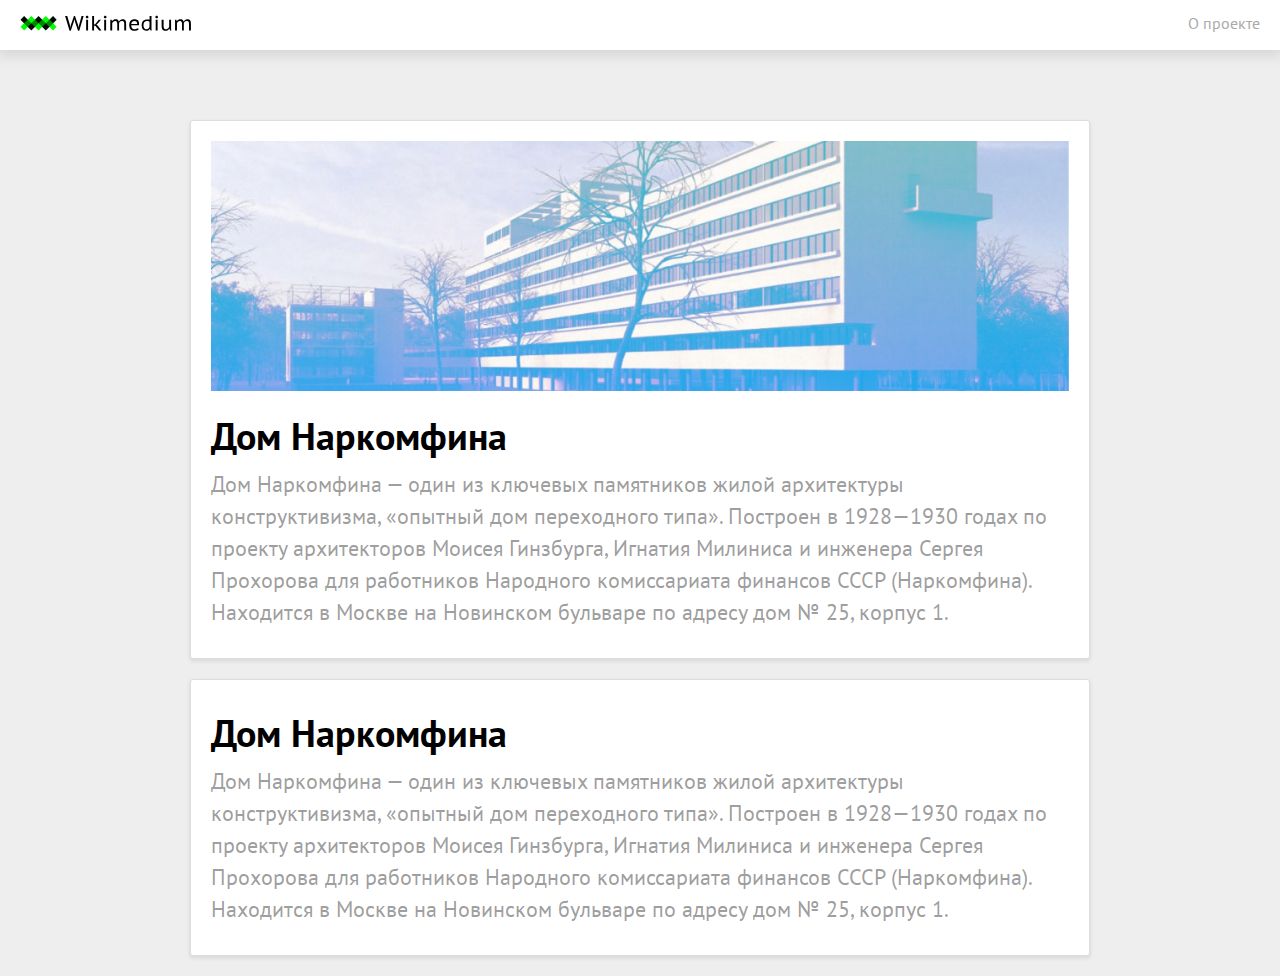
<file: index.html>
<!DOCTYPE html>
<html lang="en" dir="ltr">
  <head>
    <meta name="viewport" content="width=device-width">
    <meta property="og:type" content="article">
    <meta property="og:url" content="m1d45.github.io">
    <meta property="og:title" content="Wikimedium">
    <meta property="og:description" content="Учебный проект по HTML/CSS">
    <meta property="og:image" content="https://m1d45.github.io/Wikimedium_b20dz06a/images/narkomfin%201.jpg">
    <link rel="icon" type="image/x-icon" href="images/favicon.ico" />
    <link rel="icon" type="image/png" href="images/favicon.png" />
    <meta charset="utf-8">
    <link rel="stylesheet" href="stylesheets/style.css">

    <title>Wikimedium</title>
    <style media="screen">
      body {
        background: #eee;
      }
    </style>
  </head>
  <body>
    <div class="menubar">
      <a href="index.html"><img src="images/logo.svg" alt=""></a>
      <a href="about.html">О проекте</a>
    </div>

    <div class="index_item">
      <img src="images/narkomfin 1.jpg" alt="Наркомфин">
      <h1>Дом Наркомфина</h1>
      <p>Дом Наркомфина — один из ключевых памятников жилой архитектуры конструктивизма, «опытный дом переходного типа». Построен в 1928—1930 годах по проекту архитекторов Моисея Гинзбурга, Игнатия Милиниса и инженера Сергея Прохорова для работников Народного комиссариата финансов СССР (Наркомфина). Находится в Москве на Новинском бульваре по адресу дом № 25, корпус 1.</p>
      <a href="narkomfin.html"></a>
    </div>
    <div class="index_item">
      <h1>Дом Наркомфина</h1>
      <p>Дом Наркомфина — один из ключевых памятников жилой архитектуры конструктивизма, «опытный дом переходного типа». Построен в 1928—1930 годах по проекту архитекторов Моисея Гинзбурга, Игнатия Милиниса и инженера Сергея Прохорова для работников Народного комиссариата финансов СССР (Наркомфина). Находится в Москве на Новинском бульваре по адресу дом № 25, корпус 1.</p>
      <a href="narkomfin.html"></a>
    </div>
  </body>
</html>
</file>
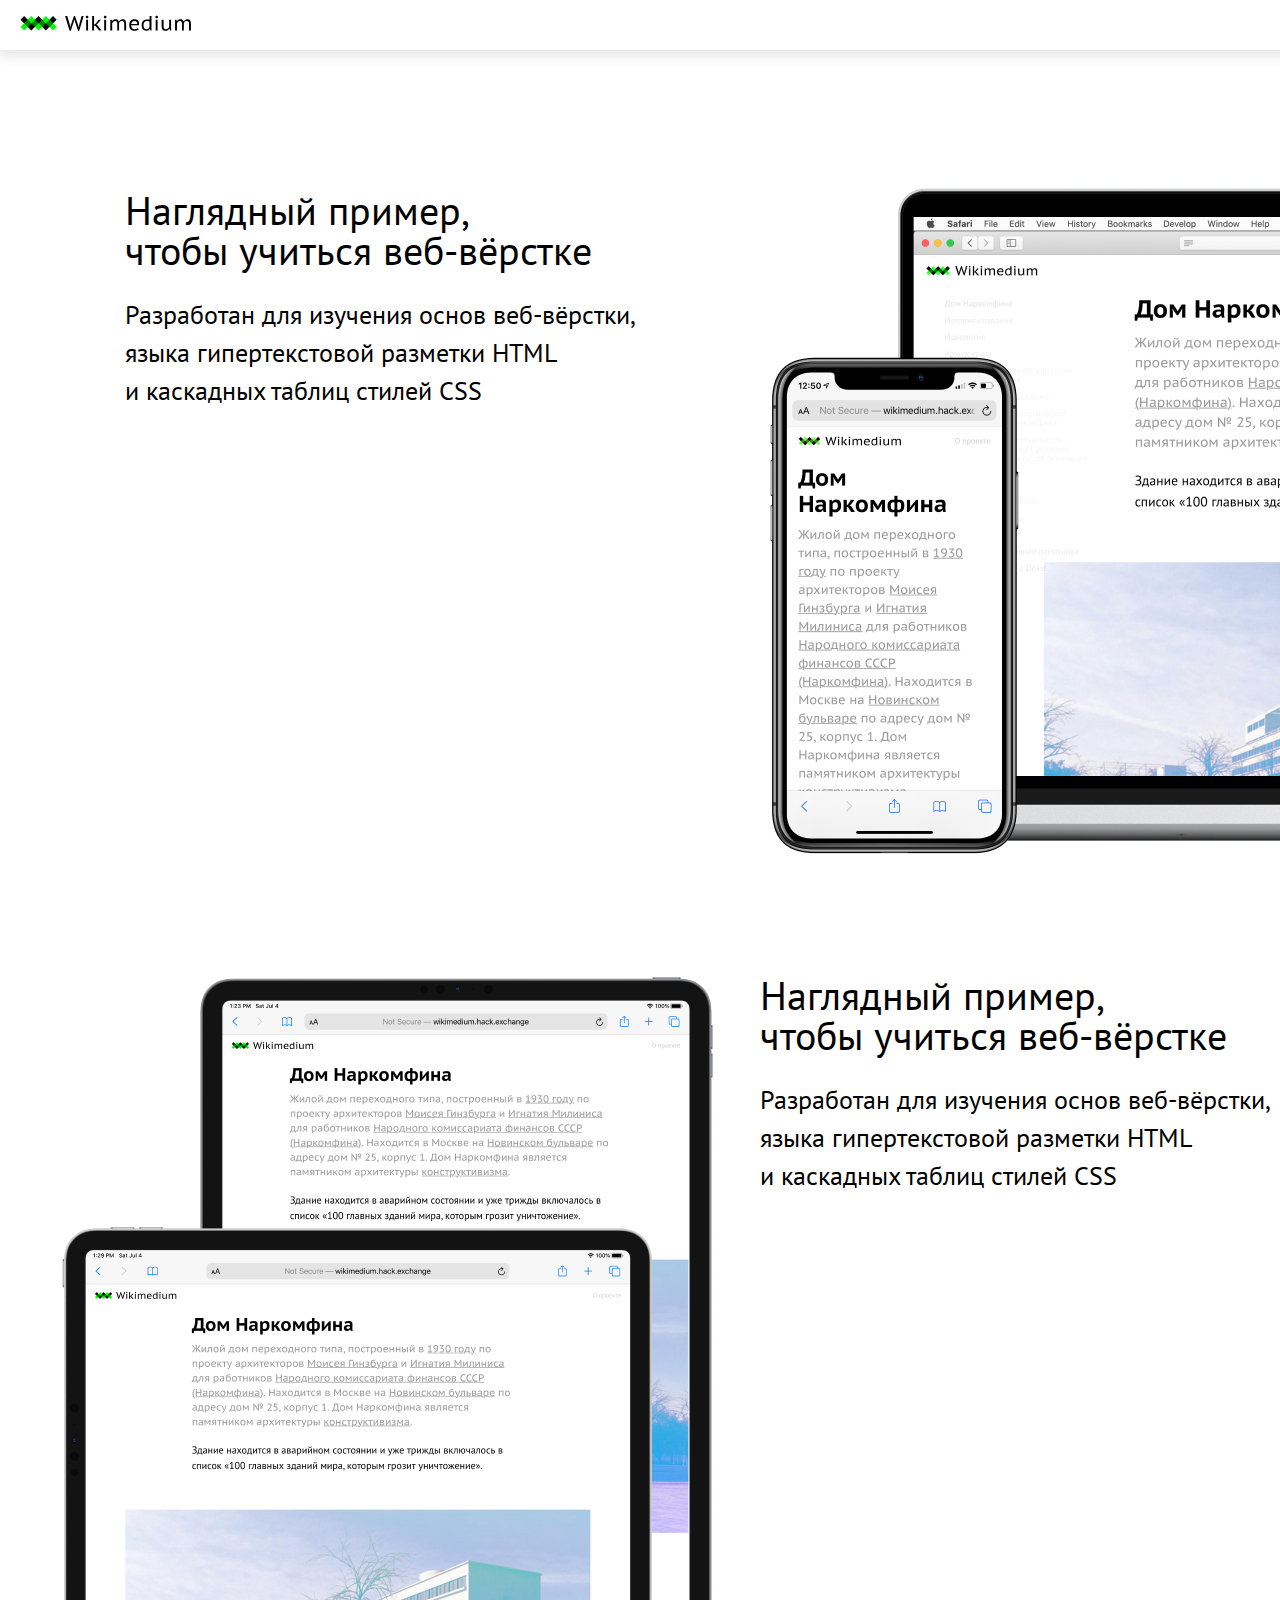
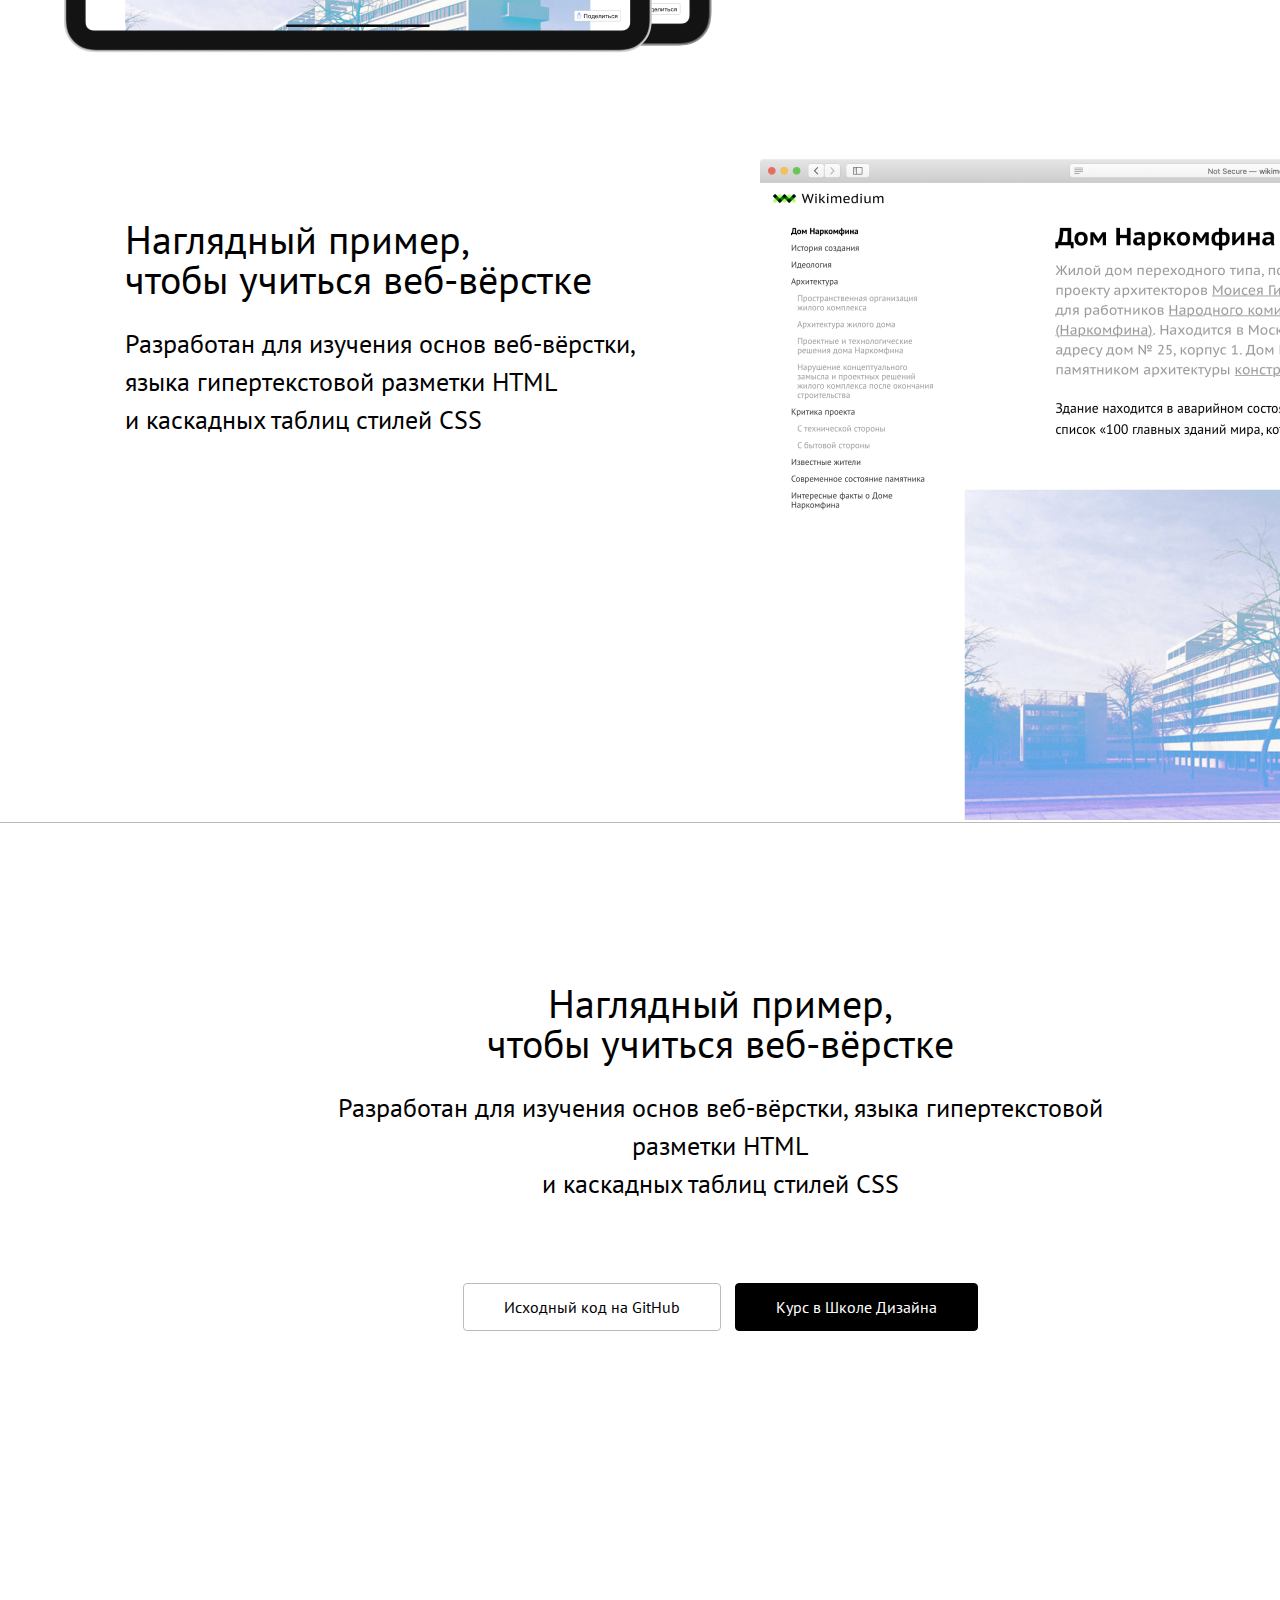
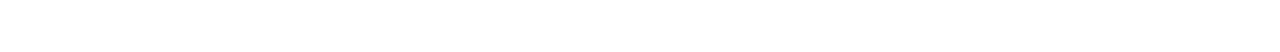
<file: about.html>
<!DOCTYPE html>
<html lang="en" dir="ltr">
  <head>
    <meta charset="utf-8">
    <link rel="stylesheet" href="stylesheets/style.css">
    <link rel="icon" type="image/x-icon" href="images/favicon.ico" />
    <link rel="icon" type="image/png" href="images/favicon.png" />
    <title></title>
    <style media="screen">
      body {
        width: 1440px;
        margin: 0 auto;
        background: white;
        height: 3252px;
        display: block;
        position: relative;
      }
      body::before {
        content: "";
        position: absolute;
        left: 0;
        top: 0;
        right: 0;
        /* background: url('images/1440.jpg'); */
        height: 100%;
        display: block;
        opacity: .2;
      }
      html {
        background: #bbb;
        position: relative;
        height: 100%;
      }
      section {
        display: flex;
        justify-content: space-between;
        padding-top: 80px;
      }
      section div {
        width: 50%;
        overflow: hidden;
        padding-left: 40px;
      }
      section h1,
      section p {
        width: 510px;
        margin: 0 auto;
      }
      section h1,
      .bottom_block h1 {
        font-size: 40px;
        margin-top: 60px;
        margin-bottom: 26px;
      }
      section p,
      .bottom_block p {
        font-size: 26px;
        line-height: 38px;
      }
      section div:nth-of-type(2) h1,
      section div:nth-of-type(2) p {
        margin-left: 0;
      }
      section div:nth-of-type(2) h1 {
        margin-top: 20px;
      }
      .bottom_block p,
      .bottom_block h1 {
        width: 800px;
        margin-left: auto;
        margin-right: auto;
      }
      .bottom_block {
        text-align: center;
        padding-top: 100px;
        border-top: 1px solid #bbb;
      }
      .btn {
        text-decoration: none;
        border: 1px solid #bbb;
        padding: 15px 40px;
        background: white;
        border-radius: 4px;
        display: inline-block;
        margin: 80px 5px 0;
      }
      .btn-black {
        color: white;
        background: black;
        border-color: black;
      }
    </style>
  </head>
  <body>
    <div class="menubar">
      <a href="index.html"><img src="images/logo.svg" alt=""></a>
      <a href="about.html">О проекте</a>
    </div>
    <section>
      <div>
        <h1>Наглядный пример,<br> чтобы учиться веб-вёрстке</h1>
        <p>Разработан для изучения основ веб-вёрстки, языка гипертекстовой разметки HTML и&nbsp;каскадных таблиц стилей CSS</p>
      </div>
      <div>
        <img src="images/about1.png" alt="">
      </div>
    </section>

    <section>
      <div>
        <img src="images/about2.png" alt="">
      </div>
      <div>
        <h1>Наглядный пример,<br> чтобы учиться веб-вёрстке</h1>
        <p>Разработан для изучения основ веб-вёрстки, языка гипертекстовой разметки HTML и&nbsp;каскадных таблиц стилей CSS</p>
      </div>
    </section>

    <section>
      <div>
        <h1>Наглядный пример,<br> чтобы учиться веб-вёрстке</h1>
        <p>Разработан для изучения основ веб-вёрстки, языка гипертекстовой разметки HTML и&nbsp;каскадных таблиц стилей CSS</p>
      </div>
      <div>
        <img src="images/about3.png" alt="">
      </div>
    </section>

    <div class="bottom_block">
      <h1>Наглядный пример,<br> чтобы учиться веб-вёрстке</h1>
      <p>Разработан для изучения основ веб-вёрстки, языка гипертекстовой разметки HTML <br> и&nbsp;каскадных таблиц стилей CSS</p>
      <a class="btn" href="#">Исходный код на GitHub</a>
      <a class="btn btn-black" href="#">Курс в Школе Дизайна</a>
    </div>

  </body>
</html>
</file>
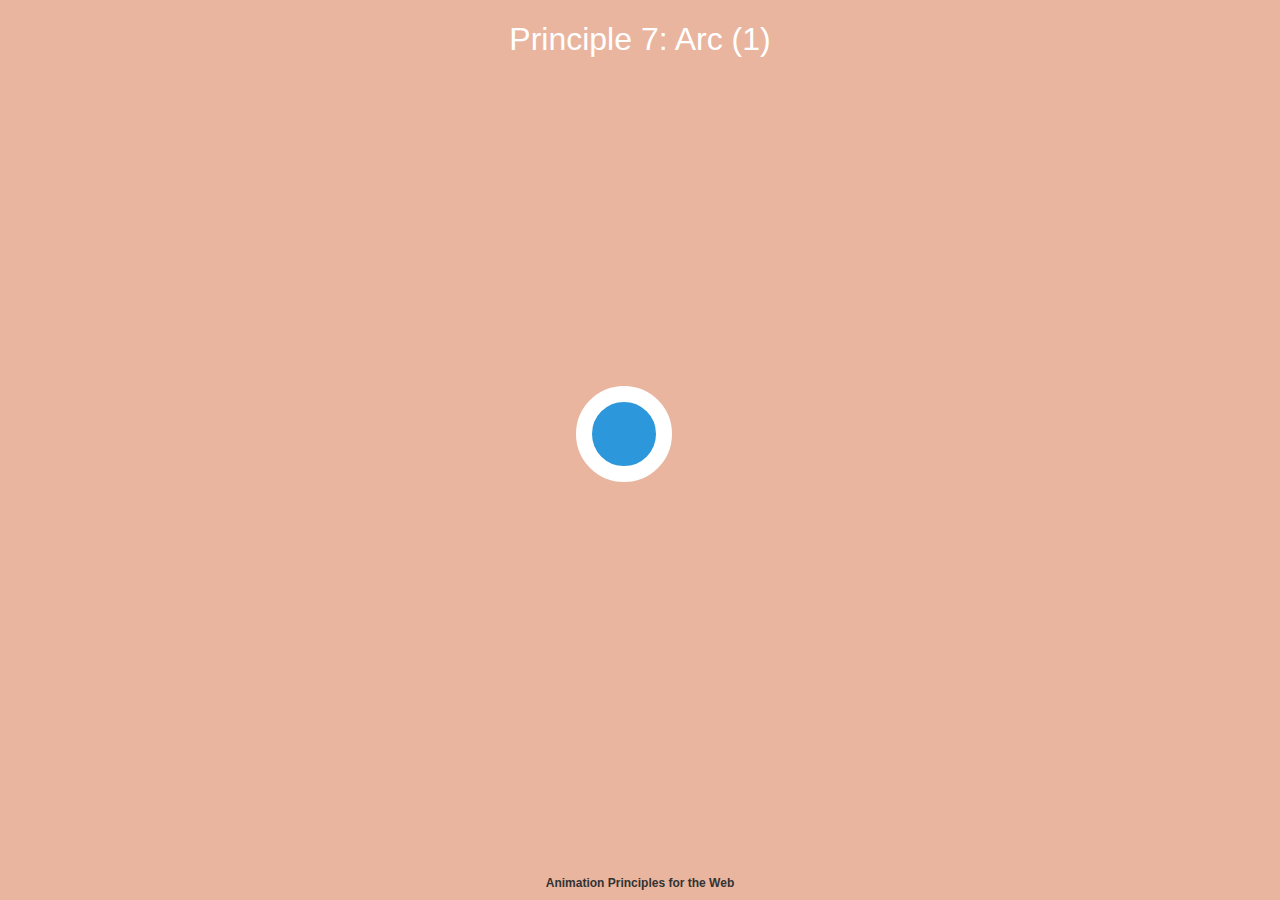
<file: animation-2.html>
<!DOCTYPE html>
<html lang="en" dir="ltr">
  <head>
    <meta charset="utf-8">
    <title></title>
    <style media="screen">
      /******* SEVEN A (Arc) *******/
      .sevena .shape-container {
        animation: move-right 16s infinite cubic-bezier(.37,.55,.49,.67);
        position: absolute;
        left: calc(50% - 4em);
        top: calc(50% - 4em);

      }
      .sevena:hover .shape/* ,
      .sevena:hover .shape-container*/ { 
        animation-play-state: paused;
      }
      .sevena .shape {
        animation: bounce 16s infinite linear;
        border-radius: 50%;
        position: relative;
        left: auto;
        top: auto;
      }

      @keyframes move-right {
        0% {
          transform: translateX(20em);
          opacity: 1;
        }
        80% {
          opacity: 1;
        }
        90%, 100% {
          transform: translateX(-20em);
          opacity: 0;
        }
      }

      @keyframes bounce {
        0% {
          transform: translateY(-8em);
          animation-timing-function: cubic-bezier(.51,.01,.79,.02);
        }
        15% {
          transform: translateY(8em) scaleY(1.4) scaleX(.6);
          animation-timing-function: cubic-bezier(.19,1,.7,1);
        }
        16% {
          transform: translateY(8em) scaleY(.8) scaleX(1.2);
        }
        17% {
          transform: translateY(7em) scaleY(1) scaleX(1);
        }
        18% {
          transform: translateY(8em);
        }
        /* 25% {
          transform: translateY(-4em);
          animation-timing-function: cubic-bezier(.51,.01,.79,.02);
        }
        32.5% {
          transform: translateY(8em);
          animation-timing-function: cubic-bezier(.19,1,.7,1);
        }
        40% {
          transform: translateY(0em);
          animation-timing-function: cubic-bezier(.51,.01,.79,.02);
        }
        45% {
          transform: translateY(8em);
          animation-timing-function: cubic-bezier(.19,1,.7,1);
        }
        50% {
          transform: translateY(3em);
          animation-timing-function: cubic-bezier(.51,.01,.79,.02);
        }
        56% {
          transform: translateY(8em);
          animation-timing-function: cubic-bezier(.19,1,.7,1);
        }
        60% {
          transform: translateY(6em);
          animation-timing-function: cubic-bezier(.51,.01,.79,.02);
        }
        64% {
          transform: translateY(8em);
          animation-timing-function: cubic-bezier(.19,1,.7,1);
        }
        66% {
          transform: translateY(7.5em);
          animation-timing-function: cubic-bezier(.51,.01,.79,.02);
        } */
        70%, 100% {
          transform: translateY(8em);
          animation-timing-function: cubic-bezier(.19,1,.7,1);
        }
      }

      /* General styling */
      body {
        margin: 0;
        background: #e9b59f;
        font-family: HelveticaNeue, Arial, Sans-serif;
        color: #fff;
      }

      h1 {
        position: absolute;
        top: 0;
        left: 0;
        right: 0;
        text-align: center;
        font-weight: 300;
      }

      h2 {
        font-size: 0.75em;
        position: absolute;
        bottom: 0;
        left: 0;
        right: 0;
        text-align: center;
      }

      a {
        text-decoration: none;
        color: #333;
      }

      .principle {
        width: 100%;
        height: 100vh;
        position: relative;
      }

      .shape {
        background: #2d97db;
        border: 1em solid #fff;
        width: 4em;
        height: 4em;
        position: absolute;
        top: calc(50% - 2em);
        left: calc(50% - 2em);
      }
    </style>
  </head>
  <body>
    <h1>Principle 7: Arc (1)</h1>
    <h2><a href="https://cssanimation.rocks/principles/" target="_parent">Animation Principles for the Web</h2>
    <article class="principle sevena">
        <div class="shape-container">
          <div class="shape a"></div>
        </div>
      </article>
  </body>
</html>
</file>
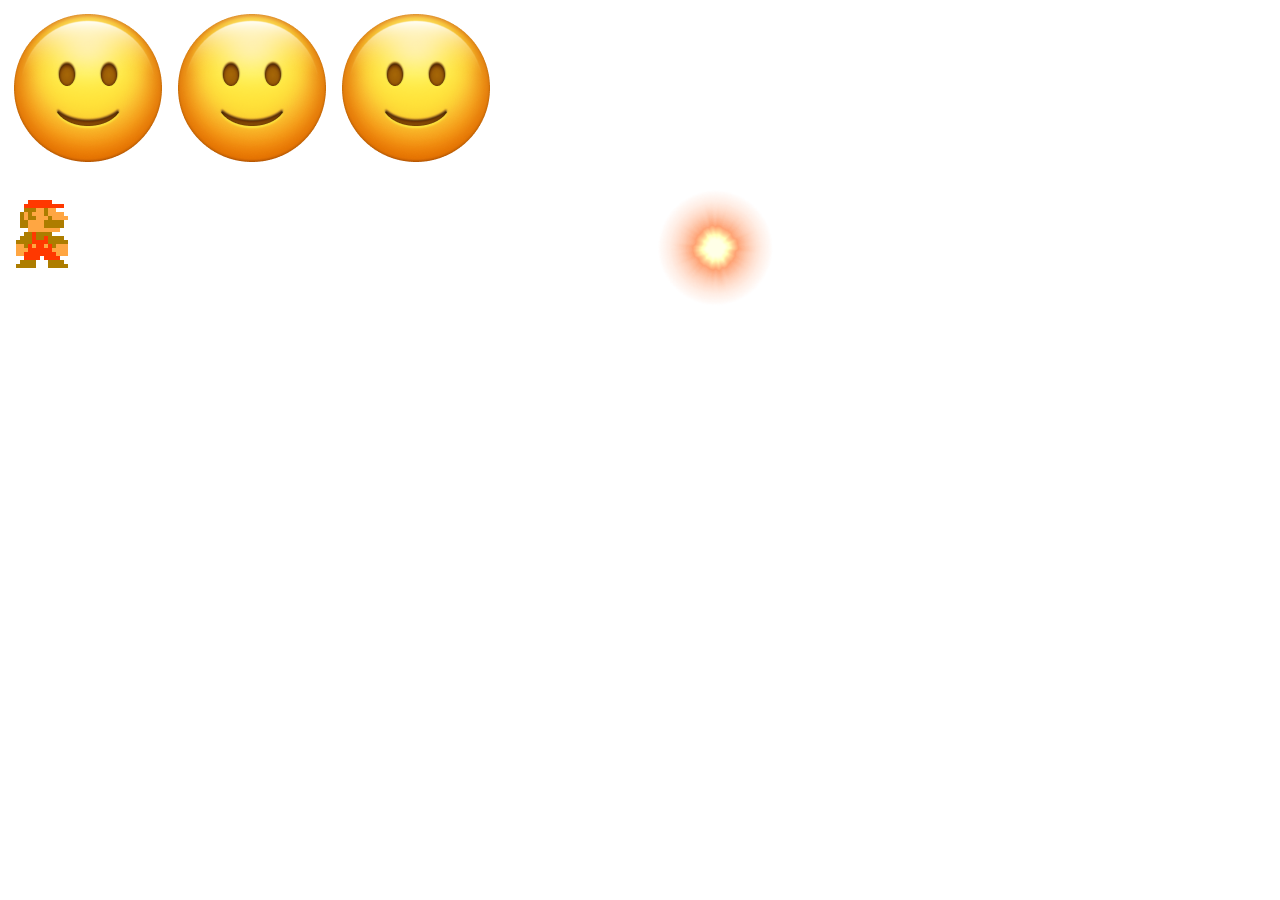
<file: animation-3.html>
<!DOCTYPE html>
<html lang="en" dir="ltr">
  <head>
    <meta charset="utf-8">
    <title></title>
    <style media="screen">
      .mario {
        width: 68px;
        height: 68px;
        display: block;
        position: relative;
        background: url('images/mario-walk-n-jump-68.png');
        /* background-position: 0 top; */
        animation: walk .4s steps(1) infinite;
      }
      .mario2 {
        width: 68px;
        height: 68px;
        display: block;
        position: absolute;
        left: 0;
        top: 0;
        opacity: 0;
        background: url('images/mario-walk-n-jump-68.png');
        animation: jump 5s steps(1) infinite;
      }
      .path {
        width: 68px;
        height: 68px;
        display: block;
        position: absolute;
        top: 200px;
        /* left: 0; */
        animation: path 5s linear infinite;
      }
      .blast {
        width: 151px;
        height: 151px;
        display: block;
        position: absolute;
        left: 50%;
        background: url('images/blast-151.png');
        animation: blast 1s steps(1) infinite;
        /* animation-play-state: paused; */
      }
      .blast:hover {
        /* animation-play-state: running; */
      }
      .emoji {
        width: 160px;
        height: 160px;
        display: inline-block;
        position: relative;
        background: url('images/emoji-120.png');
        /* animation: spin 3s infinite; */
      }
      .emoji-e {
        width: 160px;
        height: 160px;
        display: block;
        position: absolute;
        left: 0;
        top: 0;
        background: url('images/emoji-120.png');
        background-position: -640px top;
        animation: blink 1s steps(1) alternate infinite;
        /* animation-play-state: paused; */
      }
      .emoji-m {
        width: 160px;
        height: 160px;
        display: block;
        position: absolute;
        left: 0;
        top: 0;
        background: url('images/emoji-120.png');
        background-position: -160px top;
        animation: smile 1s steps(1) alternate infinite;
        /* animation-play-state: paused; */
      }
      .emoji-e1 {
        width: 160px;
        height: 160px;
        display: block;
        position: absolute;
        left: 0;
        top: 0;
        background: url('images/emoji-120.png');
        background-position: -640px top;
        /* animation: blink 1s steps(1) alternate infinite; */
        /* animation-play-state: paused; */
      }
      .emoji-m1 {
        width: 160px;
        height: 160px;
        display: block;
        position: absolute;
        left: 0;
        top: 0;
        background: url('images/emoji-120.png');
        background-position: -160px top;
        animation: smile 1s steps(1) alternate infinite;
        /* animation-play-state: paused; */
      }
      .emoji-e2 {
        width: 160px;
        height: 160px;
        display: block;
        position: absolute;
        left: 0;
        top: 0;
        background: url('images/emoji-120.png');
        background-position: -640px top;
        animation: blink 1s steps(1) alternate infinite;
        /* animation-play-state: paused; */
      }
      .emoji-m2 {
        width: 160px;
        height: 160px;
        display: block;
        position: absolute;
        left: 0;
        top: 0;
        background: url('images/emoji-120.png');
        background-position: -160px top;
        /* animation: smile 1s steps(1) alternate infinite; */
        /* animation-play-state: paused; */
      }
      .emoji:hover .emoji-m, .emoji:hover .emoji-e {
        animation-play-state: running;
      }
      @keyframes spin {
        0%{transform: rotate(0deg);}
        100%{transform: rotate(360deg);}
      }
      @keyframes blink {
        0% {background-position: -640px top;}
        33% {background-position: -800px top;}
        66% {background-position: -960px top;}
        100% {background-position: -640px top;}

      }
      @keyframes smile {
        0% {background-position: -160px top;}
        33% {background-position: -320px top;}
        66% {background-position: -480px top;}
      }
      @keyframes walk {
        0% {background-position: 0 top;}
        25% {background-position: -68px top;}
        50% {background-position: -136px top;}
        75% {background-position: -204px top;}
      }
      @keyframes jump {
        0% {opacity: 0;}
        49% {background-position: -272px top; opacity: 1;}
        50% {background-position: -340px top; opacity: 1;}
        51% {background-position: -340px top; opacity: 1;}
        52% {background-position: -340px top; opacity: 0;}
        100% {opacity: 0;}
      }
      @keyframes path {
        0% {left: -68px;}
        49% {left: 45%; top: 200px;}
        50% {left: 50%; top: 150px;}
        51% {left: 52%; top: 200px;}
        100% {left: 100%;}
      }
      @keyframes blast {
        0% {background-position: 0px 0px;}
        3% {background-position: -151px 0px;}
        6% {background-position: -302px 0px;}
        9% {background-position: -453px 0px;}
        12% {background-position: -604px 0px;}
        15% {background-position: -755px 0px;}
        18% {background-position: -906px 0px;}
        21% {background-position: -1057px 0px;}
        24% {background-position: 0px -151px;}
        27% {background-position: -151px -151px;}
        30% {background-position: -302px -151px;}
        33% {background-position: -453px -151px;}
        36% {background-position: -604px -151px;}
        39% {background-position: -755px -151px;}
        42% {background-position: -906px -151px;}
        45% {background-position: -1057px -151px;}
        48% {background-position: 0px -302px;}
        51% {background-position: -151px -302px;}
        54% {background-position: -302px -302px;}
        57% {background-position: -453px -302px;}
        60% {background-position: -604px -302px;}
        63% {background-position: -755px -302px;}
        66% {background-position: -906px -302px;}
        69% {background-position: -1057px -302px;}
        72% {background-position: 0px -453px;}
        75% {background-position: -151px -453px;}
        78% {background-position: -302px -453px;}
        81% {background-position: -453px -453px;}
        84% {background-position: -604px -453px;}
        87% {background-position: -755px -453px;}
        90% {background-position: -906px -453px;}
        93% {background-position: -1057px -453px;}
      }
    </style>
  </head>
  <body>
    <div class="emoji">
      <div class="emoji-e"></div>
      <div class="emoji-m"></div>
    </div>
    <div class="emoji">
      <div class="emoji-e1"></div>
      <div class="emoji-m1"></div>
    </div>
    <div class="emoji">
      <div class="emoji-e2"></div>
      <div class="emoji-m2"></div>
    </div>

    <div class="blast"></div>

    <div class="path">
      <div class="mario"></div>
      <div class="mario2"></div>
    </div>

  </body>
</html>
</file>
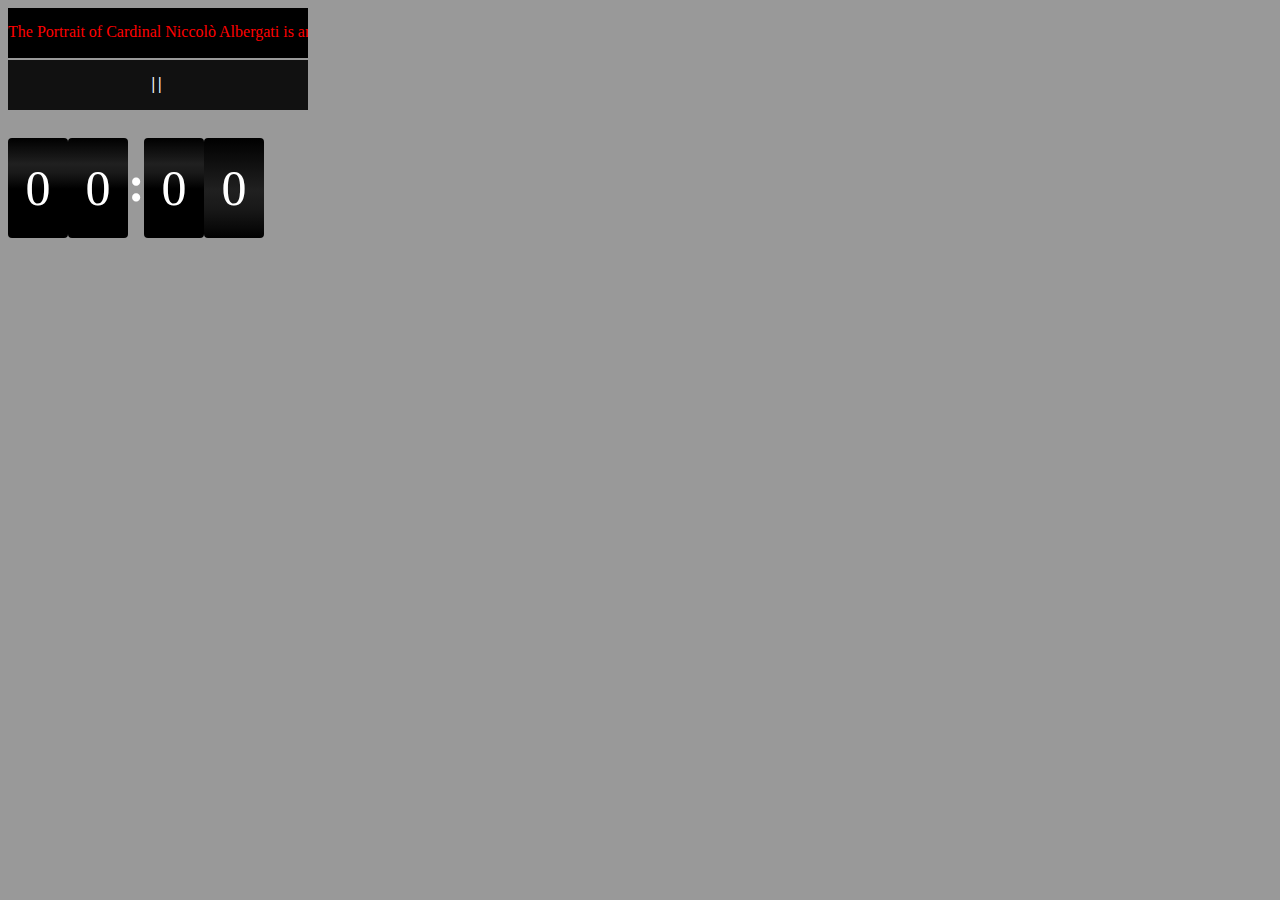
<file: animation-4.html>
<!DOCTYPE html>
<html lang="en" dir="ltr">
  <head>
    <meta charset="utf-8">
    <title></title>
    <style media="screen">
    body {
      background: #999;
    }
    * {
      box-sizing: border-box;
    }
    .container {
      background: black;
      height: 50px;
      width: 300px;
      overflow: hidden;
      padding: 15px 0;
      position: relative;
      margin-bottom: 80px;
    }
    .row {
      /* width: 100%; */
      width: 1535px;
      height: 20px;
      color: red;
      vertical-align: middle;
      position: absolute;
      top: 15px;
      /* left: 0; */
      animation: row-move 22s linear infinite;
    }
    .row p {
      width: 1535px;
      background: black;
      margin: 0;
      display: inline-block;
      position: absolute;
      opacity: 0;
    }
    .btn {
      width: 300px;
      height: 50px;
      margin-bottom: 10px;
      background: #111;
      text-align: center;
      color: white;
      padding: 15px 0;
      font-weight: bold;
      letter-spacing: 3px;
      transition: all 2s;
      position: absolute;
      top: 60px;
    }
    .btn:hover {
      background: red;
      transition: all .2s;
    }
    .btn:hover ~ .container .row {
      animation-play-state: paused;
      background: green;
    }
    .container:hover .row {
      animation-play-state: paused;
    }
    .clock {
      width: 300px;
      height: 100px;
      position: relative;
    }
    .cl-el {
      width: 60px;
      height: 100%;
      background: #111;
      background: linear-gradient(180deg, rgba(0,0,0,1) 0%, rgba(32,32,32,1) 26%, rgba(25,25,25,1) 35%, rgba(0,0,0,1) 51%, rgba(0,0,0,1) 100%);
      display: inline-block;
      color: white;
      position: relative;
      vertical-align: top;
      overflow: hidden;
      border-radius: 4px;
    }

    .cl-dv {
      width: 16px;
      height: 100%;
      display: inline-block;
      color: white;
      vertical-align: top;
      font-size: 50px;
      padding: 17px 0;
      font-weight: bold;
    }
    .num {
      width: 60px;
      font-size: 50px;
      text-align: center;
      line-height: 100px;
      position: absolute;
      top: 0;
    }
    .sec-e {
      animation: sec 10s linear infinite;
    }
    .sec-d {
      animation: dec 60s steps(6) infinite;
    }
    .min-e {
      animation: sec 600s steps(10) infinite;
    }
    .min-d {
      animation: dec 3600s steps(6) infinite;
    }
    .rotate {
      background-size: auto 200%;
      animation: rotate 1s linear infinite;
    }
    @keyframes sec {
      0% {top: 0;}
      100% {top: -1000%;}
    }
    @keyframes dec {
      0% {top: 0;}
      100% {top: -600%;}
    }
    @keyframes rotate {
      0% {background-position: left 0;}
      100% {background-position: left 200%;}
    }



    #r1 {
      animation: row-1 10s linear infinite;
    }
    #r2 {
      animation: row-2 10s linear infinite;
    }
    @keyframes row-move {
      0% {right: -1535px;}
      100% {right: 100%;}

    }
    @keyframes row-1 {
      0% {right: -1235px; opacity: 1;}
      50% {right: calc(100% - 300px); opacity: 1;}
      70% {opacity: 0;}
      100% {right: calc(100% + 1835px);opacity: 0;}
    }

    @keyframes row-2 {
      0% {opacity: 0;}
      49.9% {opacity: 0;}
      50% {right: -1535px; opacity: 1;}
      100% {right: 100%; opacity: 1;}
    }

    </style>
  </head>
  <body>
    <div class="btn">
      ||
    </div>
    <div class="">

    </div>
    <div class="container">
      <div class="row">
        <!-- <p id="r1">The Portrait of Cardinal Niccolò Albergati is an oil-on-oak-panel painting by the Early Netherlandish painter Jan van Eyck, dating to the 1430s. It is of considerable interest to art historians because van Eyck's preliminary drawing survives.</p> -->
        <!-- <p id="r2">The Portrait of Cardinal Niccolò Albergati is an oil-on-oak-panel painting by the Early Netherlandish painter Jan van Eyck, dating to the 1430s. It is of considerable interest to art historians because van Eyck's preliminary drawing survives.</p> -->
        The Portrait of Cardinal Niccolò Albergati is an oil-on-oak-panel painting by the Early Netherlandish painter Jan van Eyck, dating to the 1430s. It is of considerable interest to art historians because van Eyck's preliminary drawing survives.
      </div>
    </div>

    <div class="clock" style="display: flex;">
      <div class="cl-el">
        <div class="num min-d">
          0 1 2 3 4 5
        </div>
      </div>
      <div class="cl-el">
        <div class="num min-e">
          0 1 2 3 4 5 6 7 8 9 0
        </div>
      </div>
      <div class="cl-dv">:</div>
      <div class="cl-el">
        <div class="num sec-d">
          0 1 2 3 4 5
        </div>
      </div>
      <div class="cl-el rotate">
        <div class="num sec-e">
          0 1 2 3 4 5 6 7 8 9 0
        </div>
      </div>
    </div>

  </body>
</html>
</file>
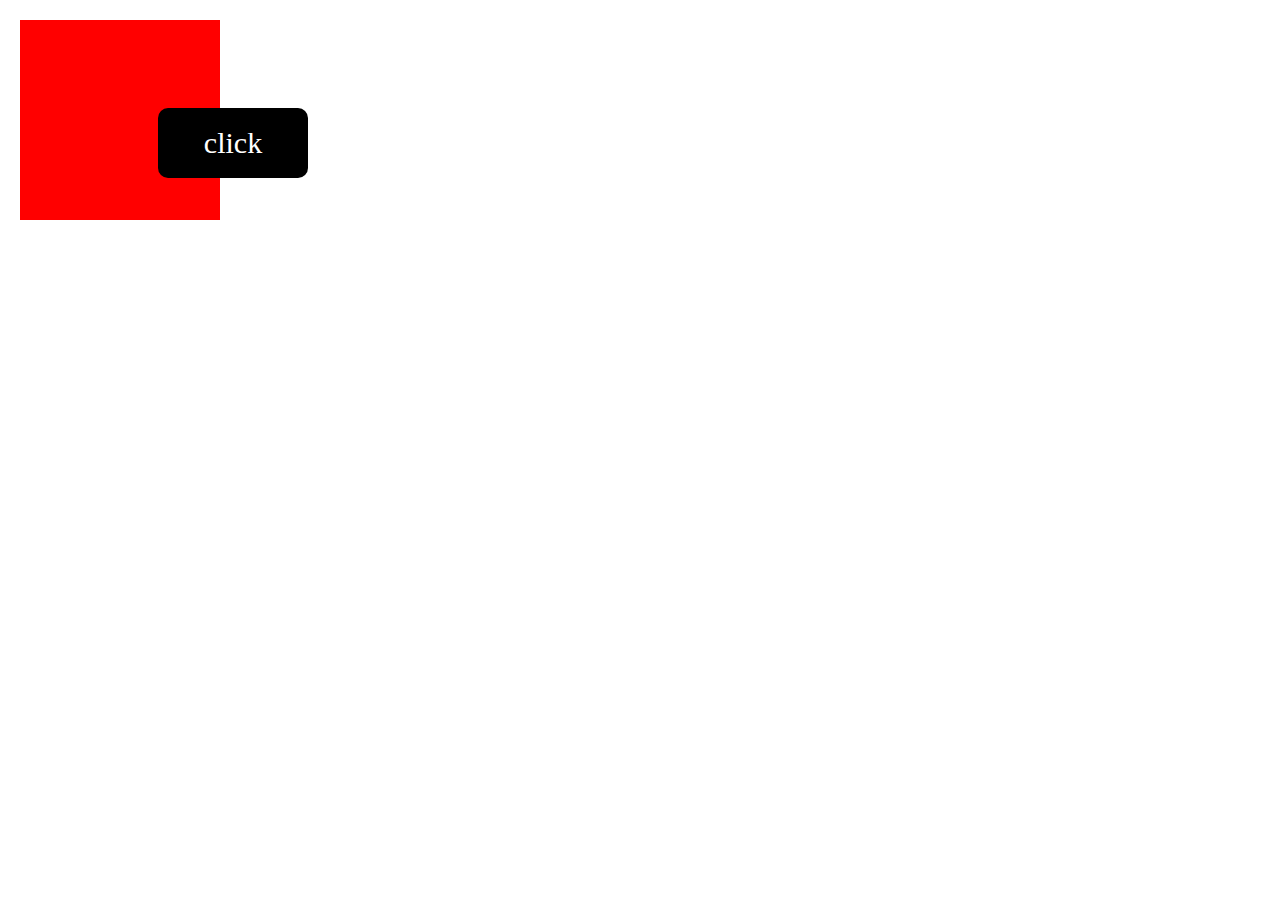
<file: animation.html>
<!DOCTYPE html>
<html lang="en" dir="ltr">
  <head>
    <meta charset="utf-8">
    <title></title>
    <style media="screen">
    * {
      transition: all .8s ease;
    }
    *:hover {
      transition: all .2s ease;
    }
      @keyframes boxmove {
        0% {left: 20px;}
        30% {background: green;top: 40px;}
        50% {left: 200px;background: blue;border-radius: 50%;top: 15px;}
        70% {background: green;top: 40px;}
        100% {left: 20px;}
      }
      .box {
        position: absolute;
        left: 20px;
        top: 20px;
        width: 200px;
        height: 200px;
        background: red;
        animation: boxmove 3s infinite;
        transition: all .8s ease;
      }
      .box:hover {
        transform: scale(1.3);
        transition: all .1s ease;
      }
      .btn {
        width: 150px;
        height: 70px;
        line-height: 70px;
        text-align: center;
        font-size: 30px;
        background: black;
        color: white;
        border-radius: 10px;
        position: absolute;
        left: calc(50% - 75px);
        top: calc(50% - 35px);
      }
      .btn-c1 {
        width:450px;
        height: 270px;
        /* background: rgba(255, 0, 0, 0.5); */
        position: relative;
        border-radius: 50%;
        display: block;
      }
      .btn-c2 {
        width:650px;
        height: 470px;
        /* background: rgba(255, 0, 0, 0.5); */
        /* position: relative; */
        display: block;
        border-radius: 50%;
      }
      .btn-c2:hover .btn {
        background: red;
      }
      .btn-c1:hover .btn {
        transform: scale(1.2);
      }
    </style>
  </head>
  <body>
    <div class="box"></div>
    <div class="btn-c1">
      <div class="btn-c2">
        <div class="btn">click</div>
      </div>
    </div>
  </body>
</html>
</file>
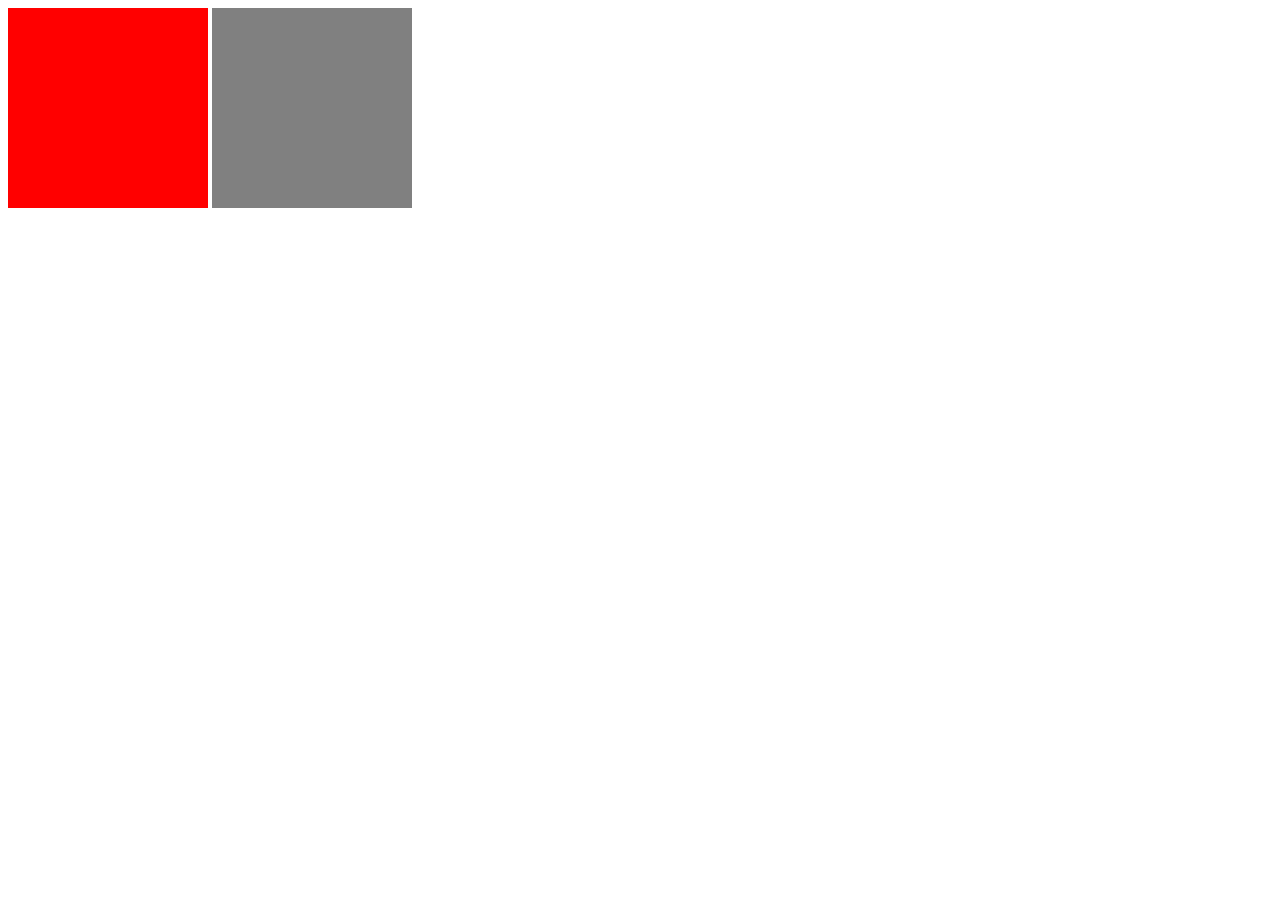
<file: js-new.html>
<!DOCTYPE html>
<html lang="en" dir="ltr">
  <head>
    <meta charset="utf-8">
    <title></title>
    <script src="https://ajax.googleapis.com/ajax/libs/jquery/3.5.1/jquery.min.js"></script>
  <style media="screen">
    .box {
      width: 200px;
      height: 200px;
      display: inline-block;
      background: grey;
      transition: all .2s;
    }
    .red {
      background: red;
    }
    .blue {
      background: blue;
      position: absolute;
      left: 300px;
      top: 100px;
    }
    .blue.hidden {
      top: -105px;
    }
    .black {
      background: black;
    }
    .hidden {
      opacity: 0;
    }
    .blocker {
      display: none;
    }
    .rounder {
      border-radius: 40px;
      background-color: green;
    }
  </style>

  <script type="text/javascript">
  $(document).ready(function(){
  	$(".orange, .blue").click(function(){
  		$(".blue.hidden").removeClass("blocker");
      setTimeout(function(){
        $(".blue").toggleClass("hidden");
      }, 1);
      setTimeout(function(){
        $(".blue.hidden").addClass("blocker");
      }, 300);
  	});
    $(".red").click(function () {
      if ($(".red").hasClass("rounder")) {
        $(".orange").toggleClass("hidden");
      }
      $(this).toggleClass("rounder");
    });
  });

  </script>
  </head>
  <body>
    <div class="box red"></div>
    <div class="box blue hidden blocker"></div>
    <div class="box orange"></div>
  </body>
</html>
</file>
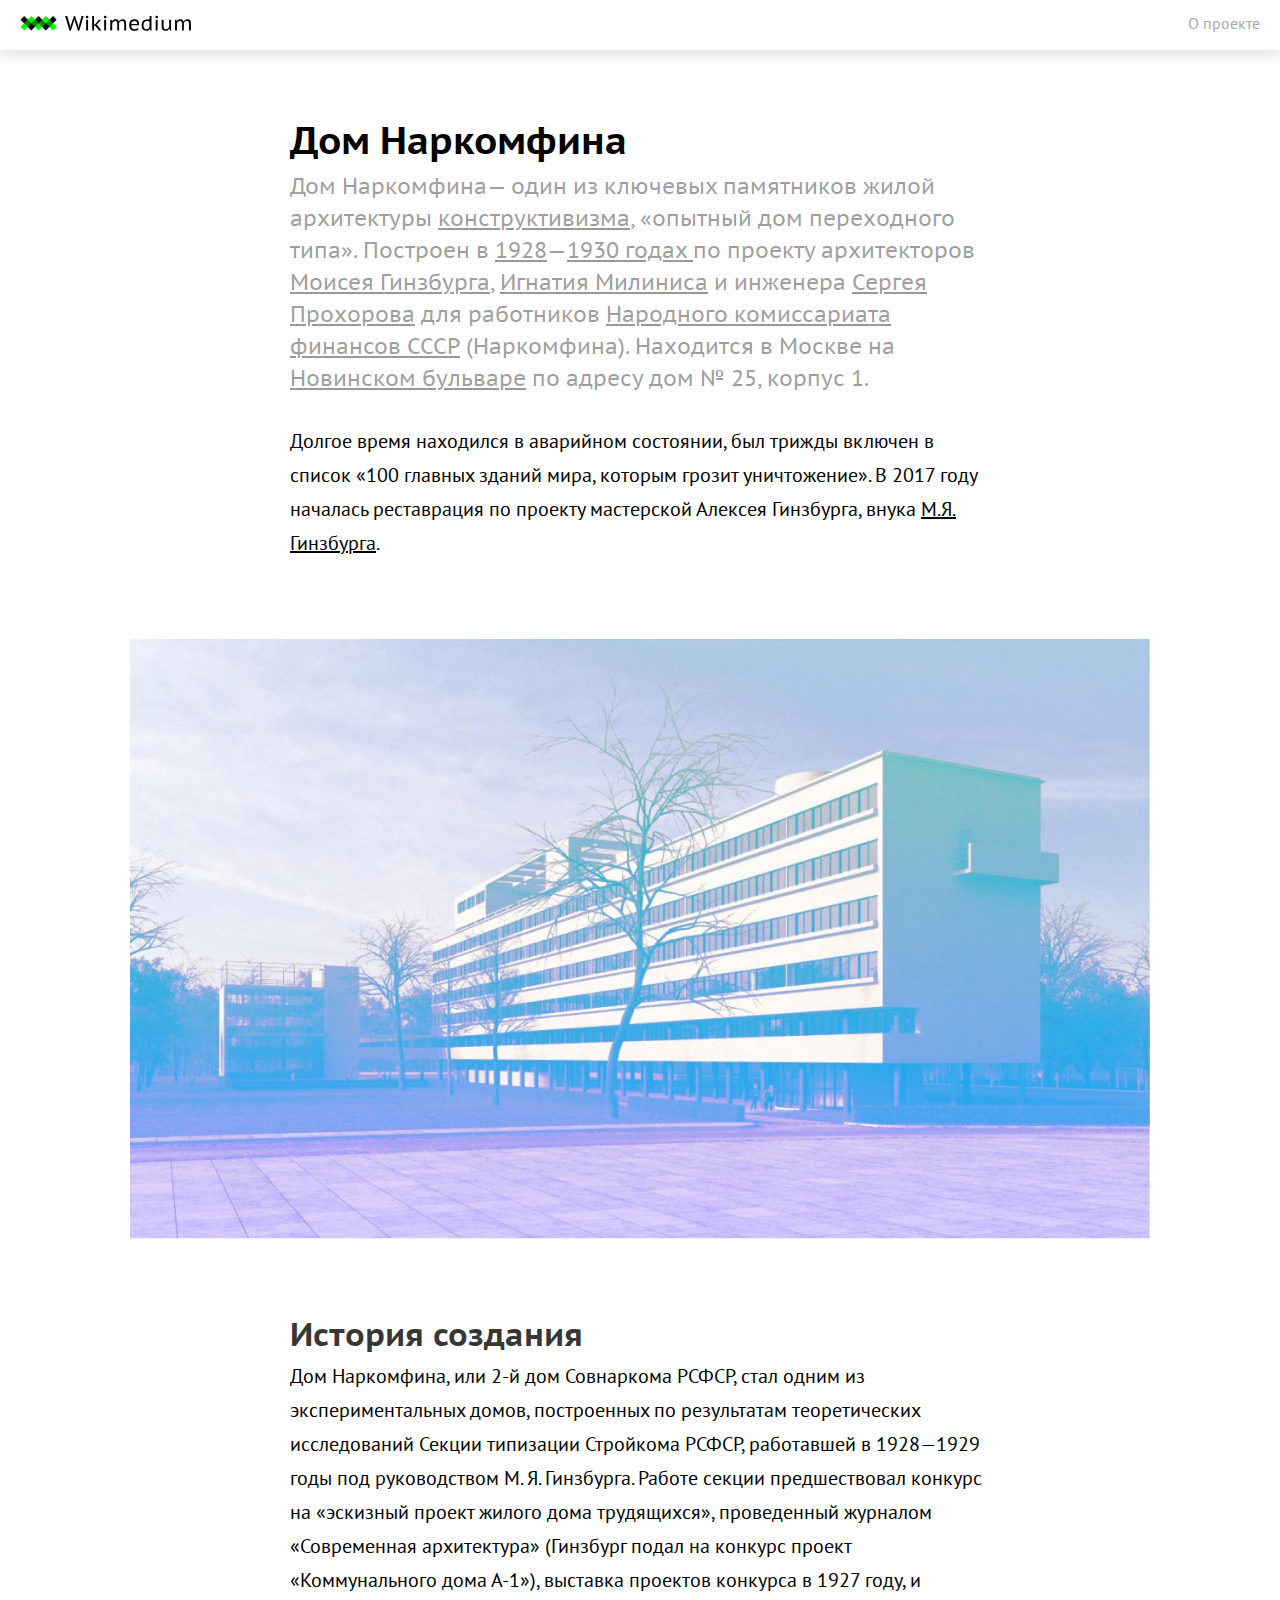
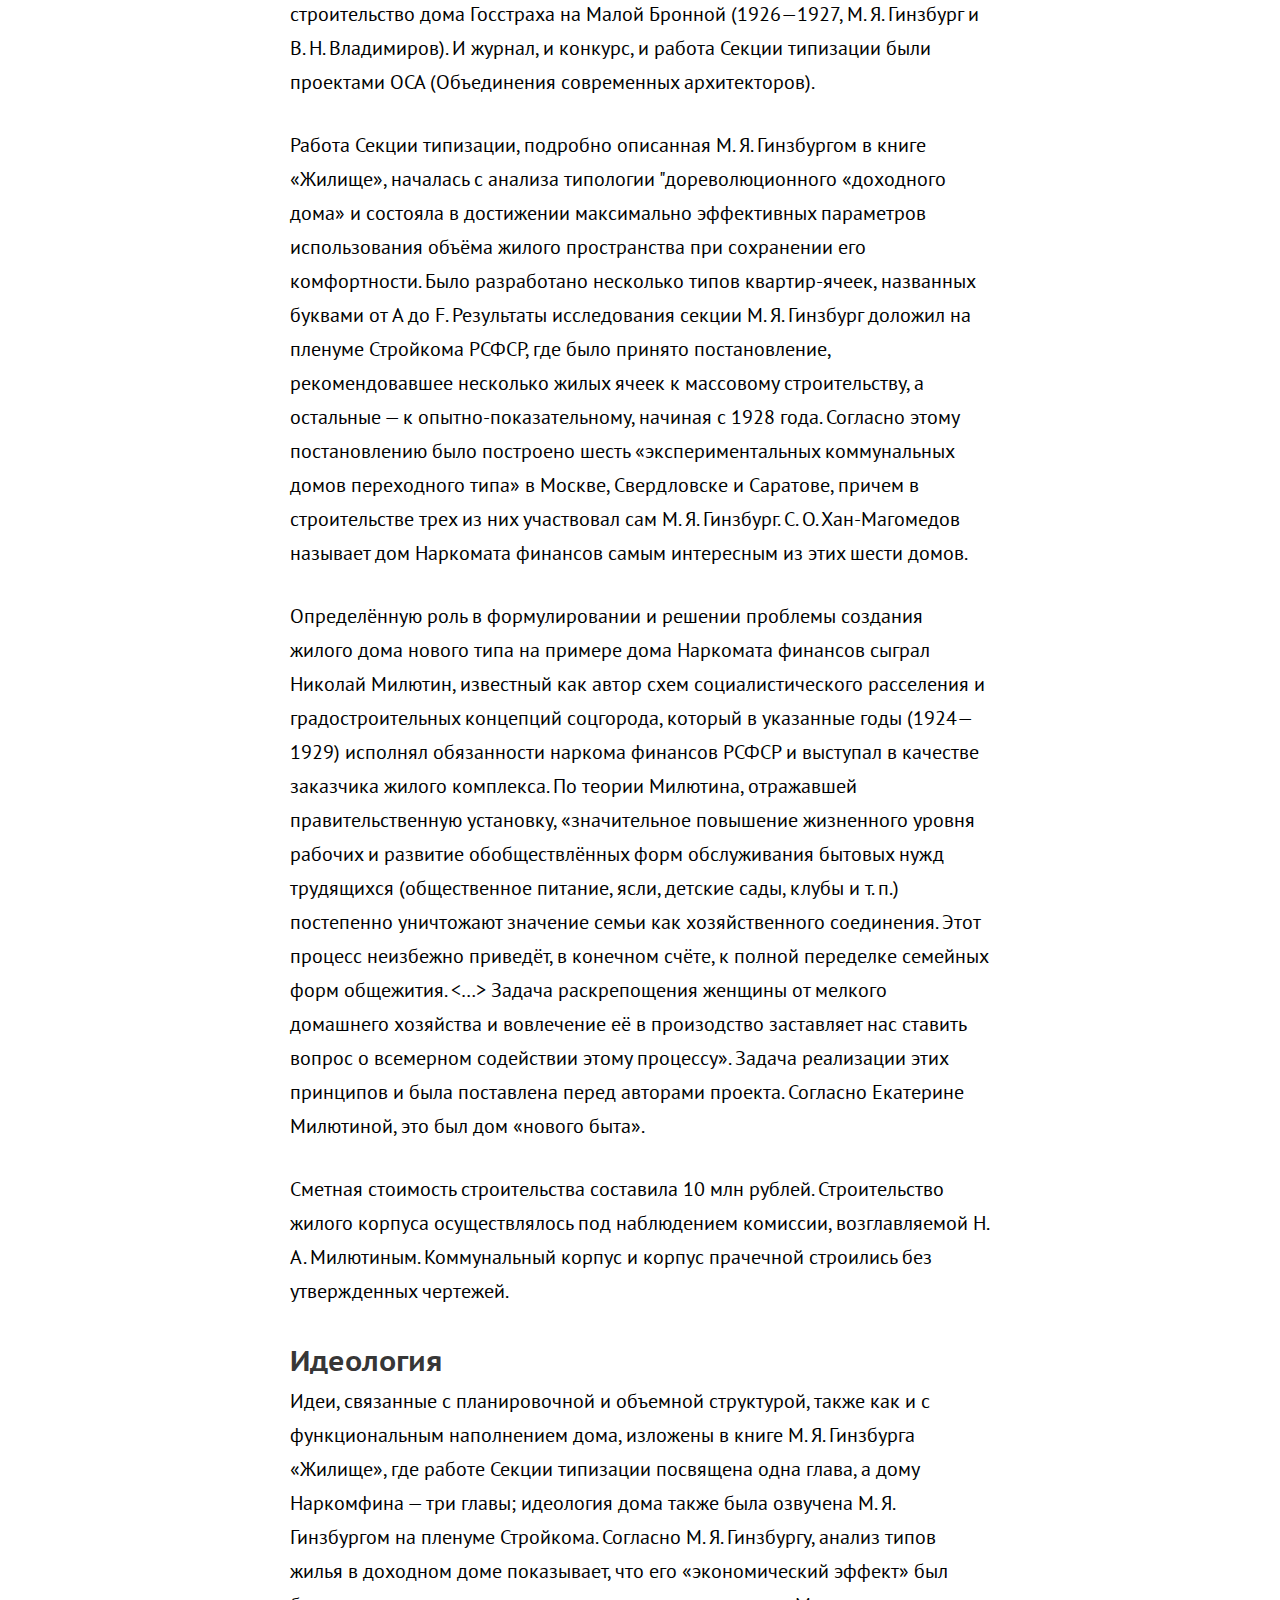
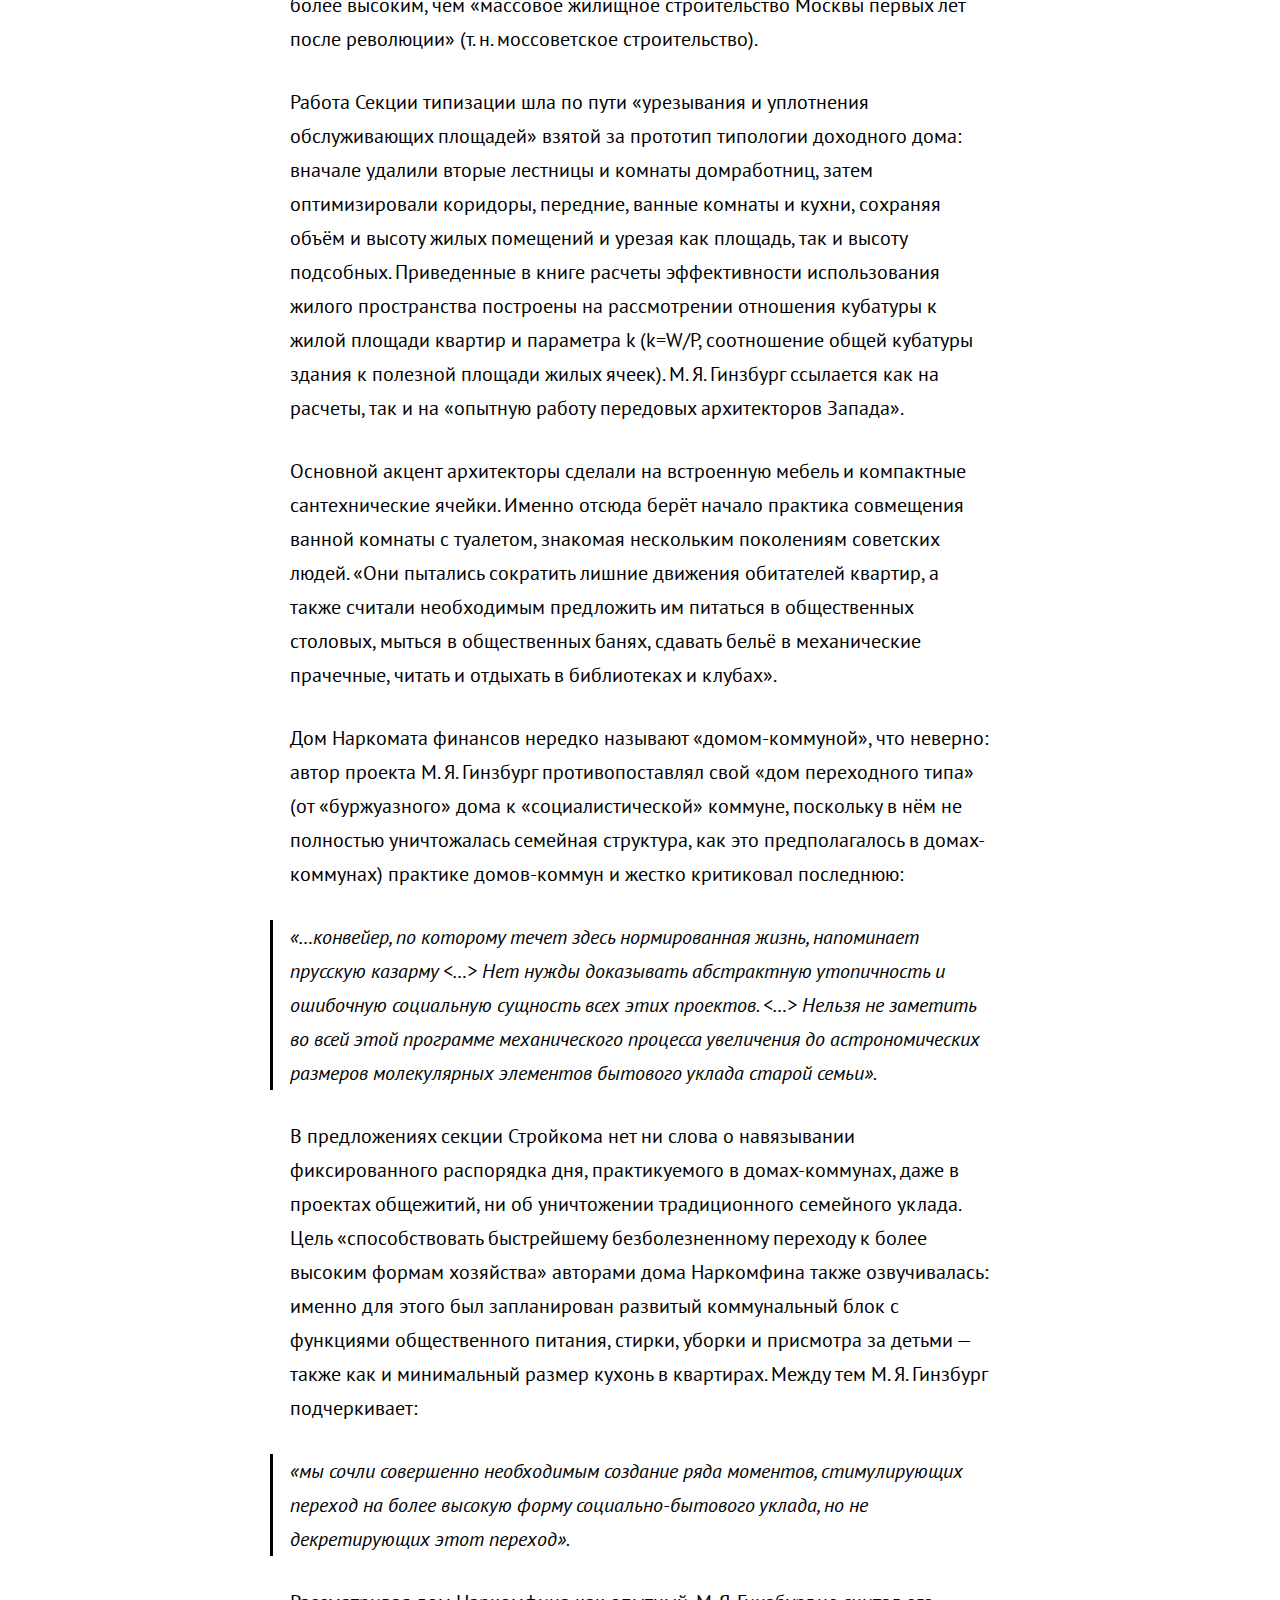
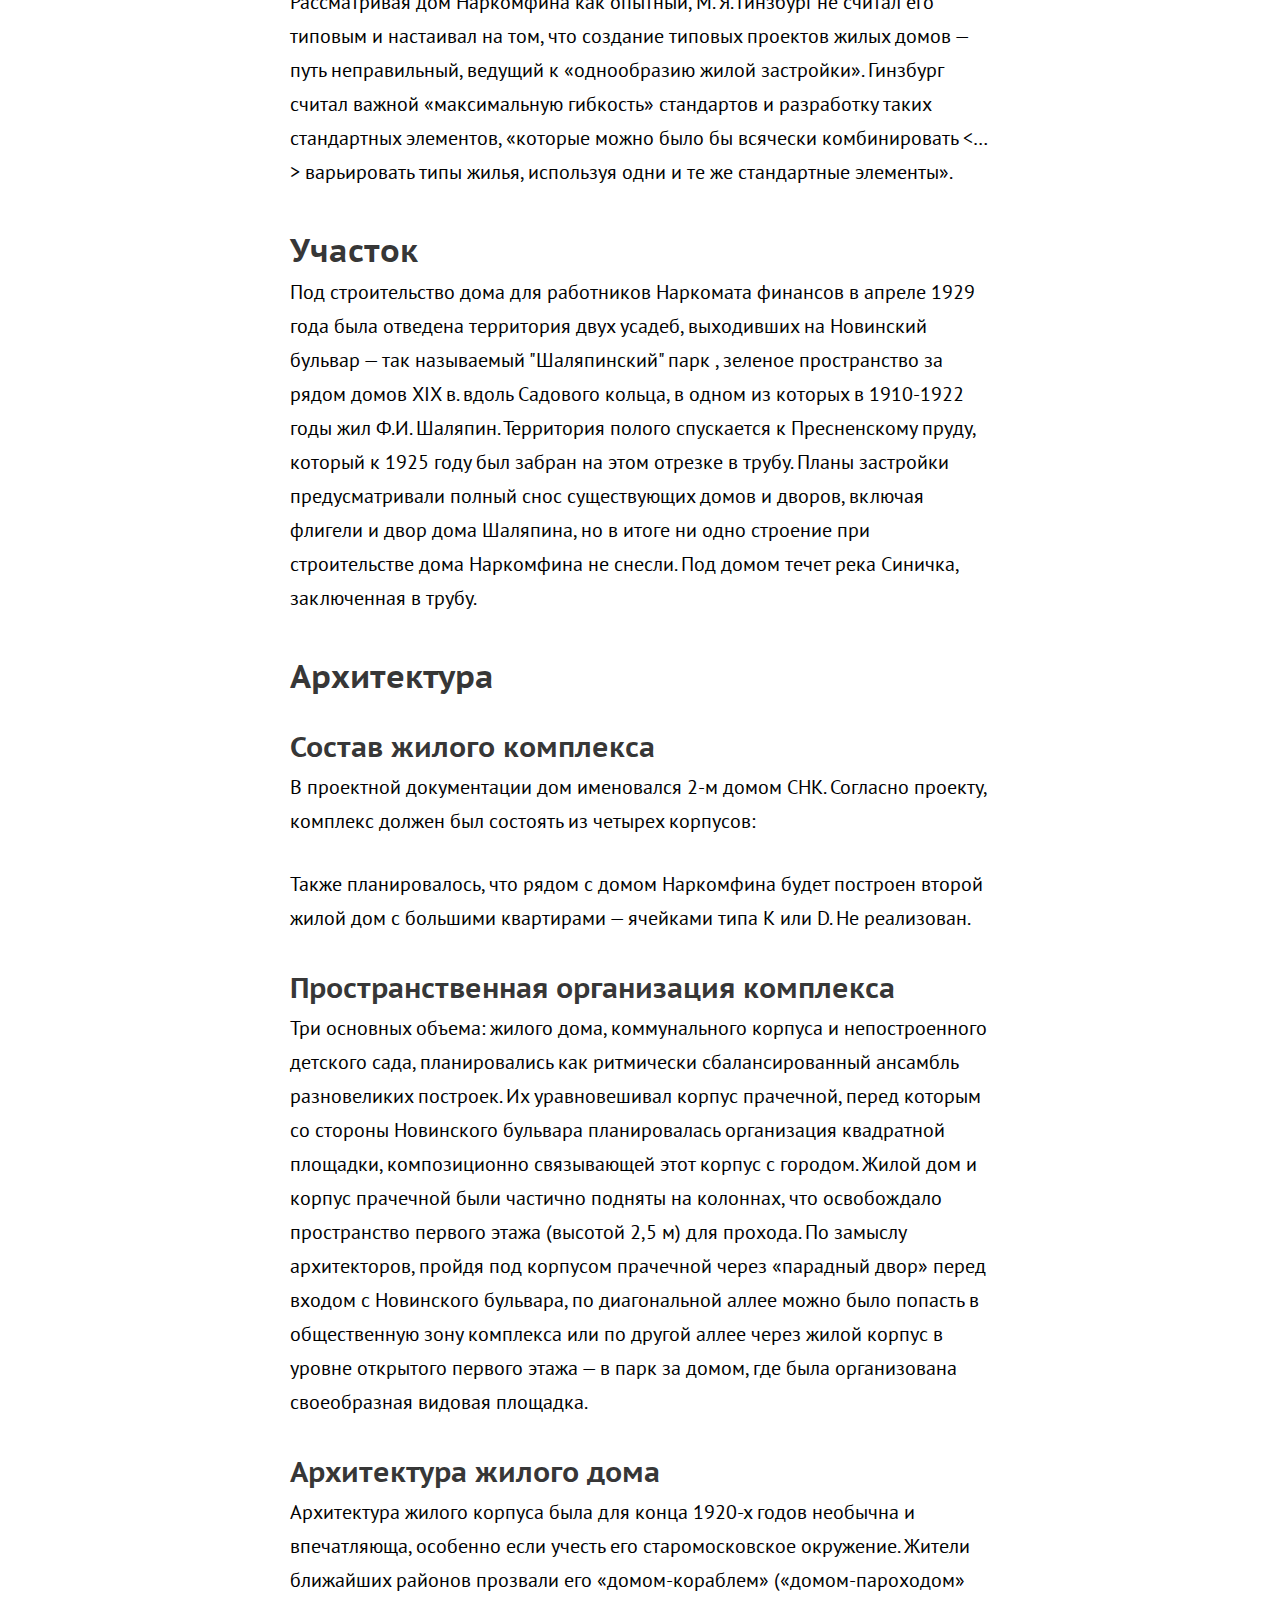
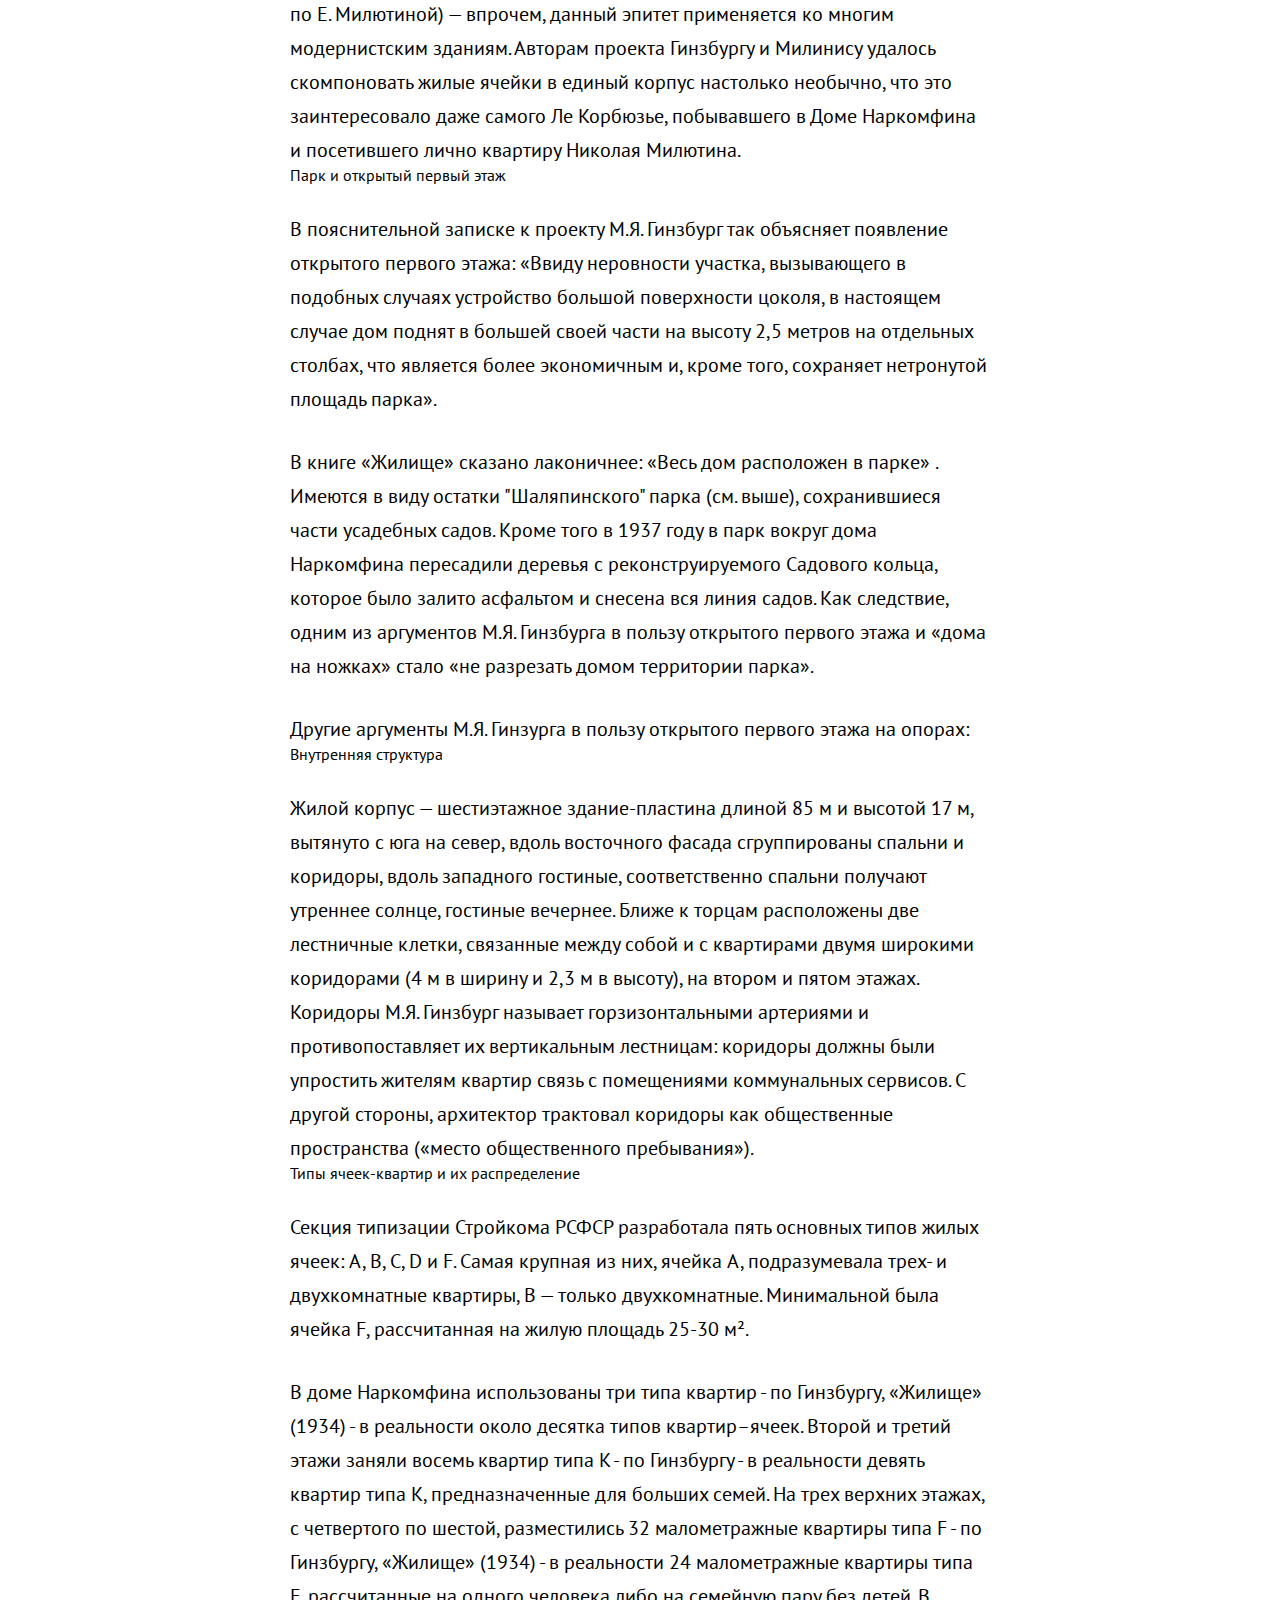
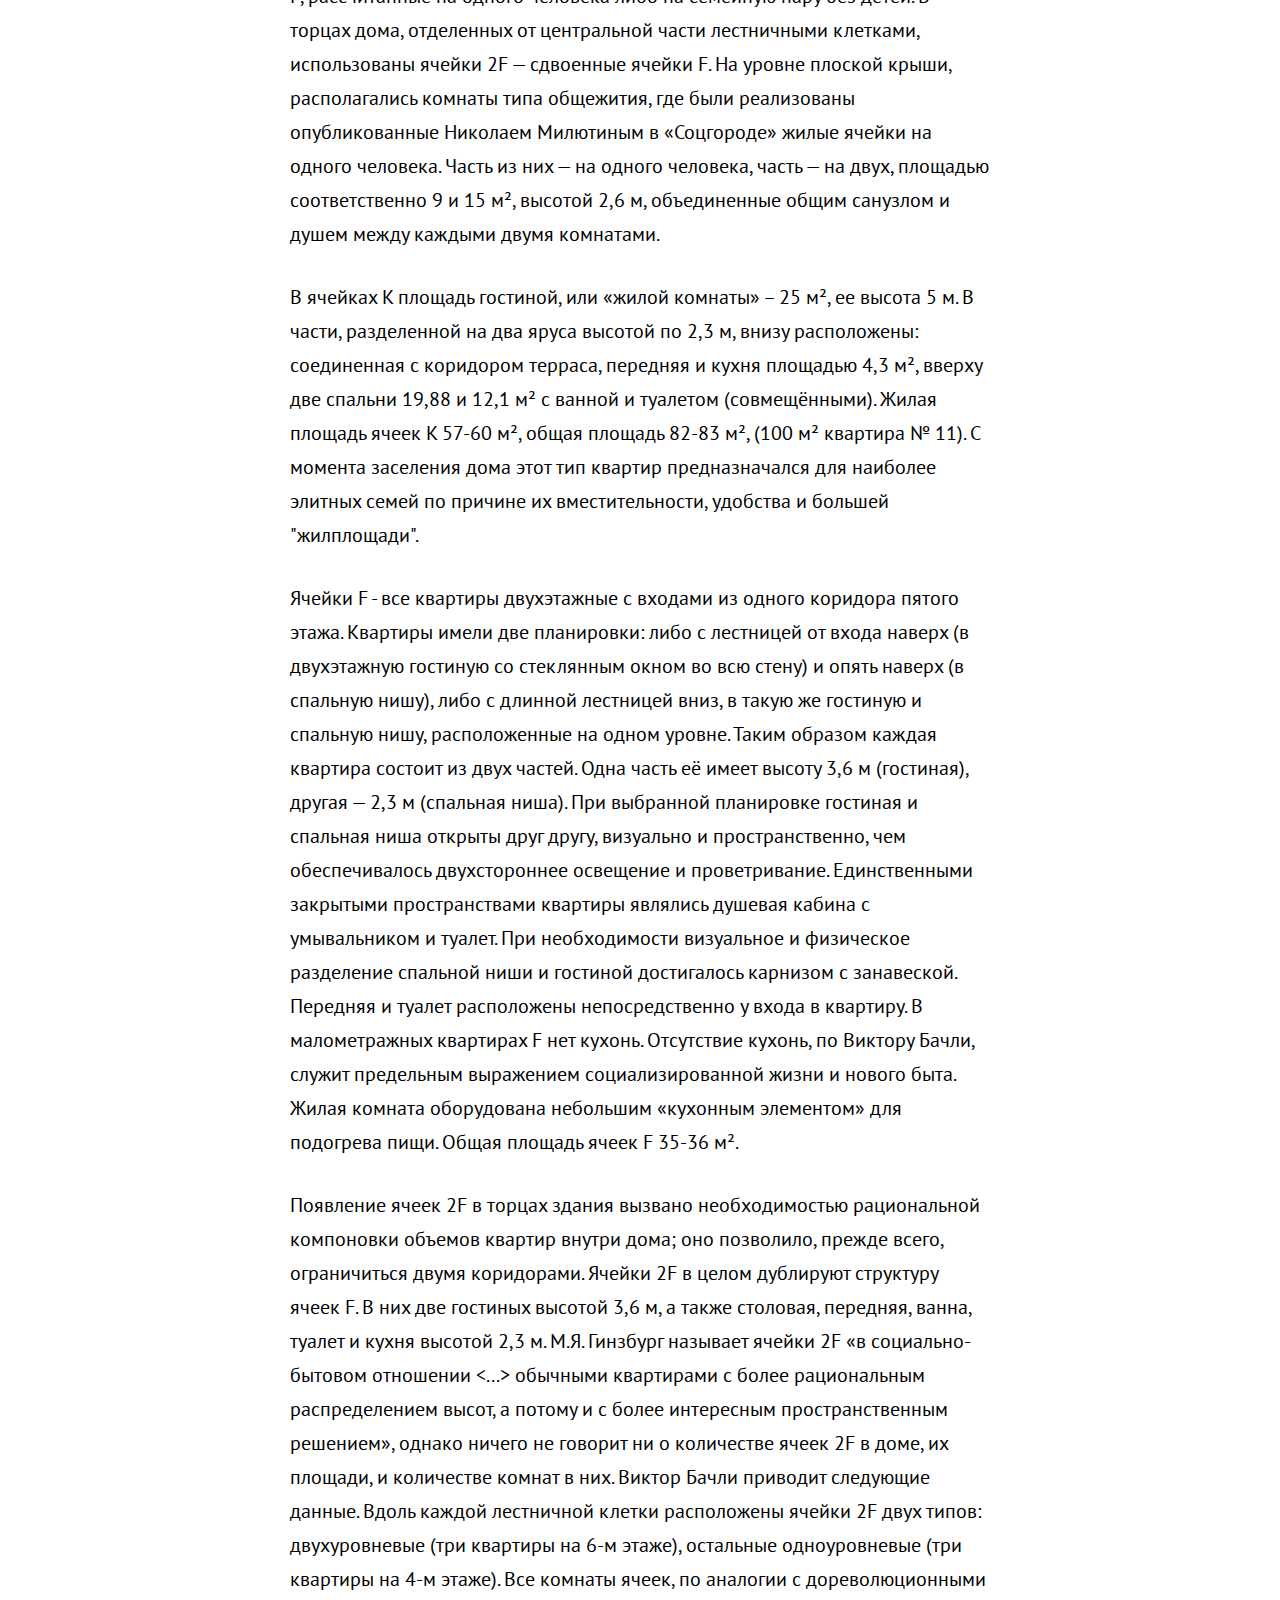
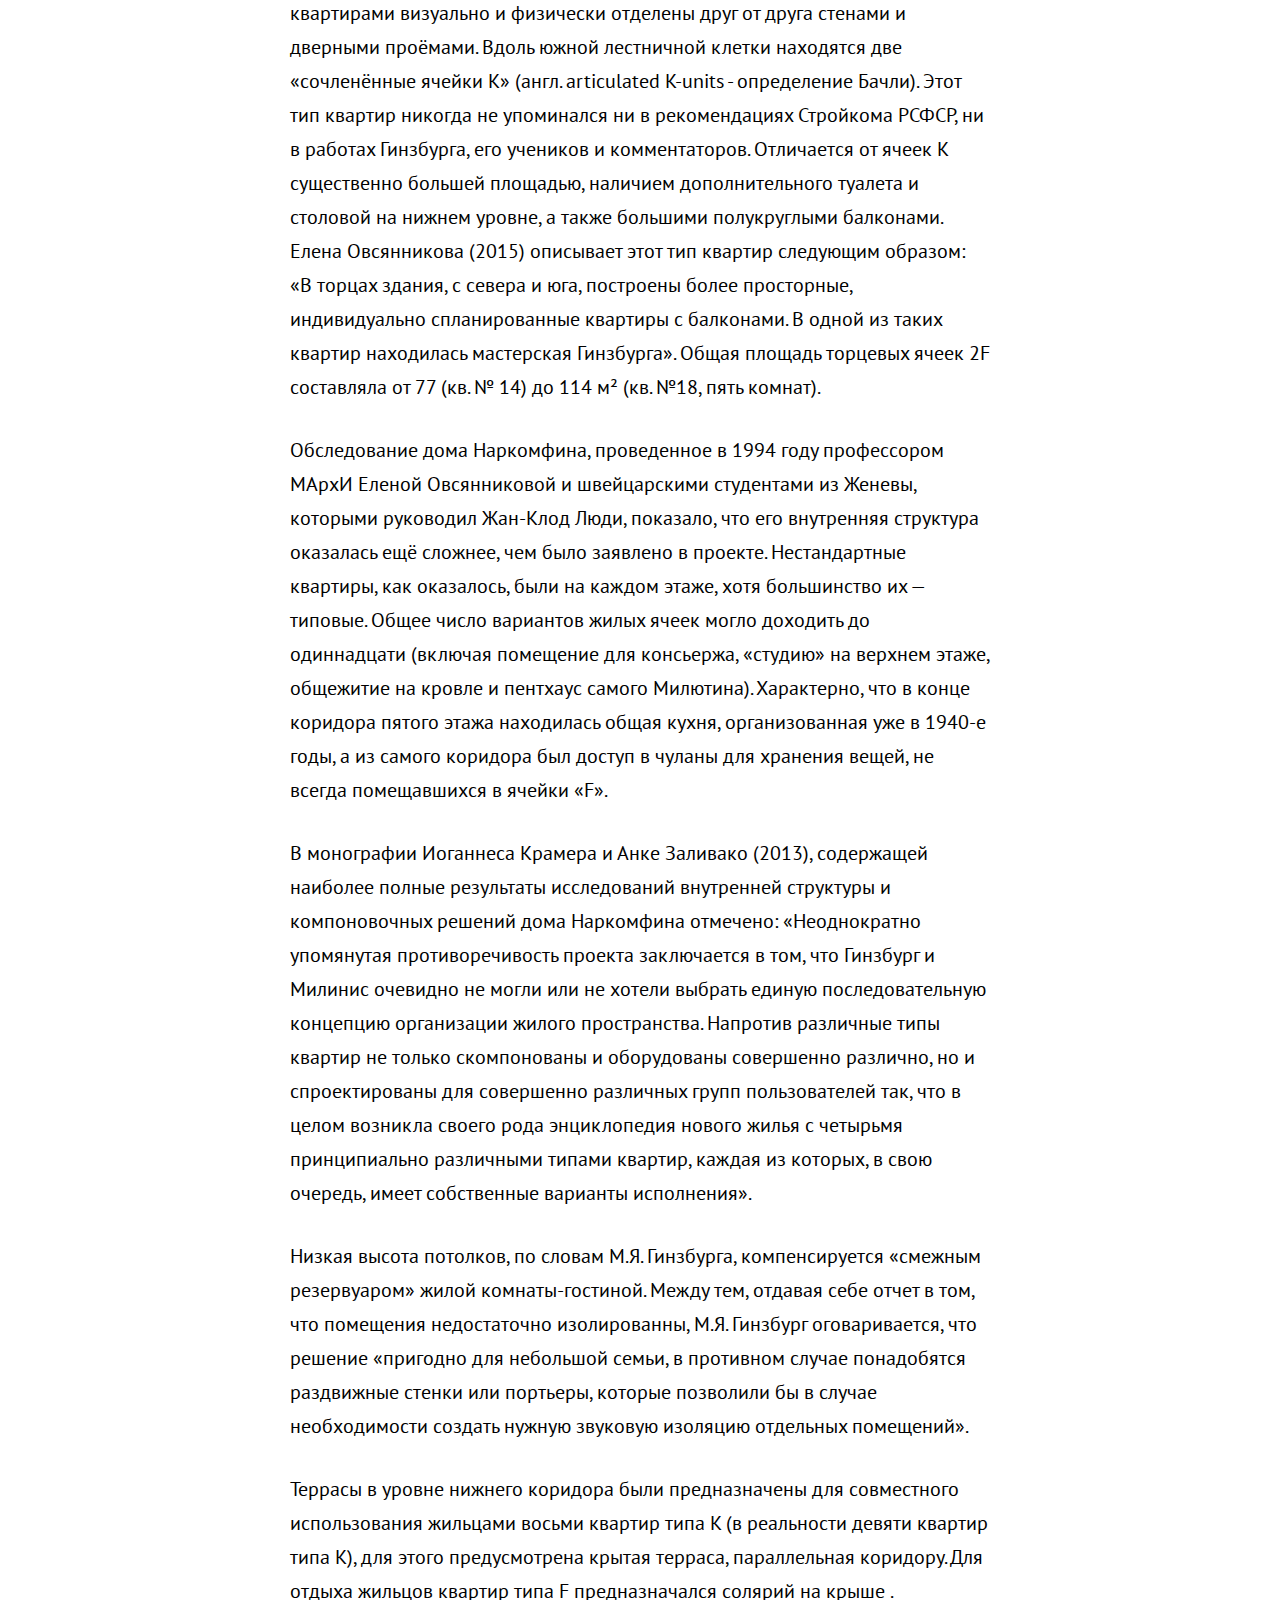
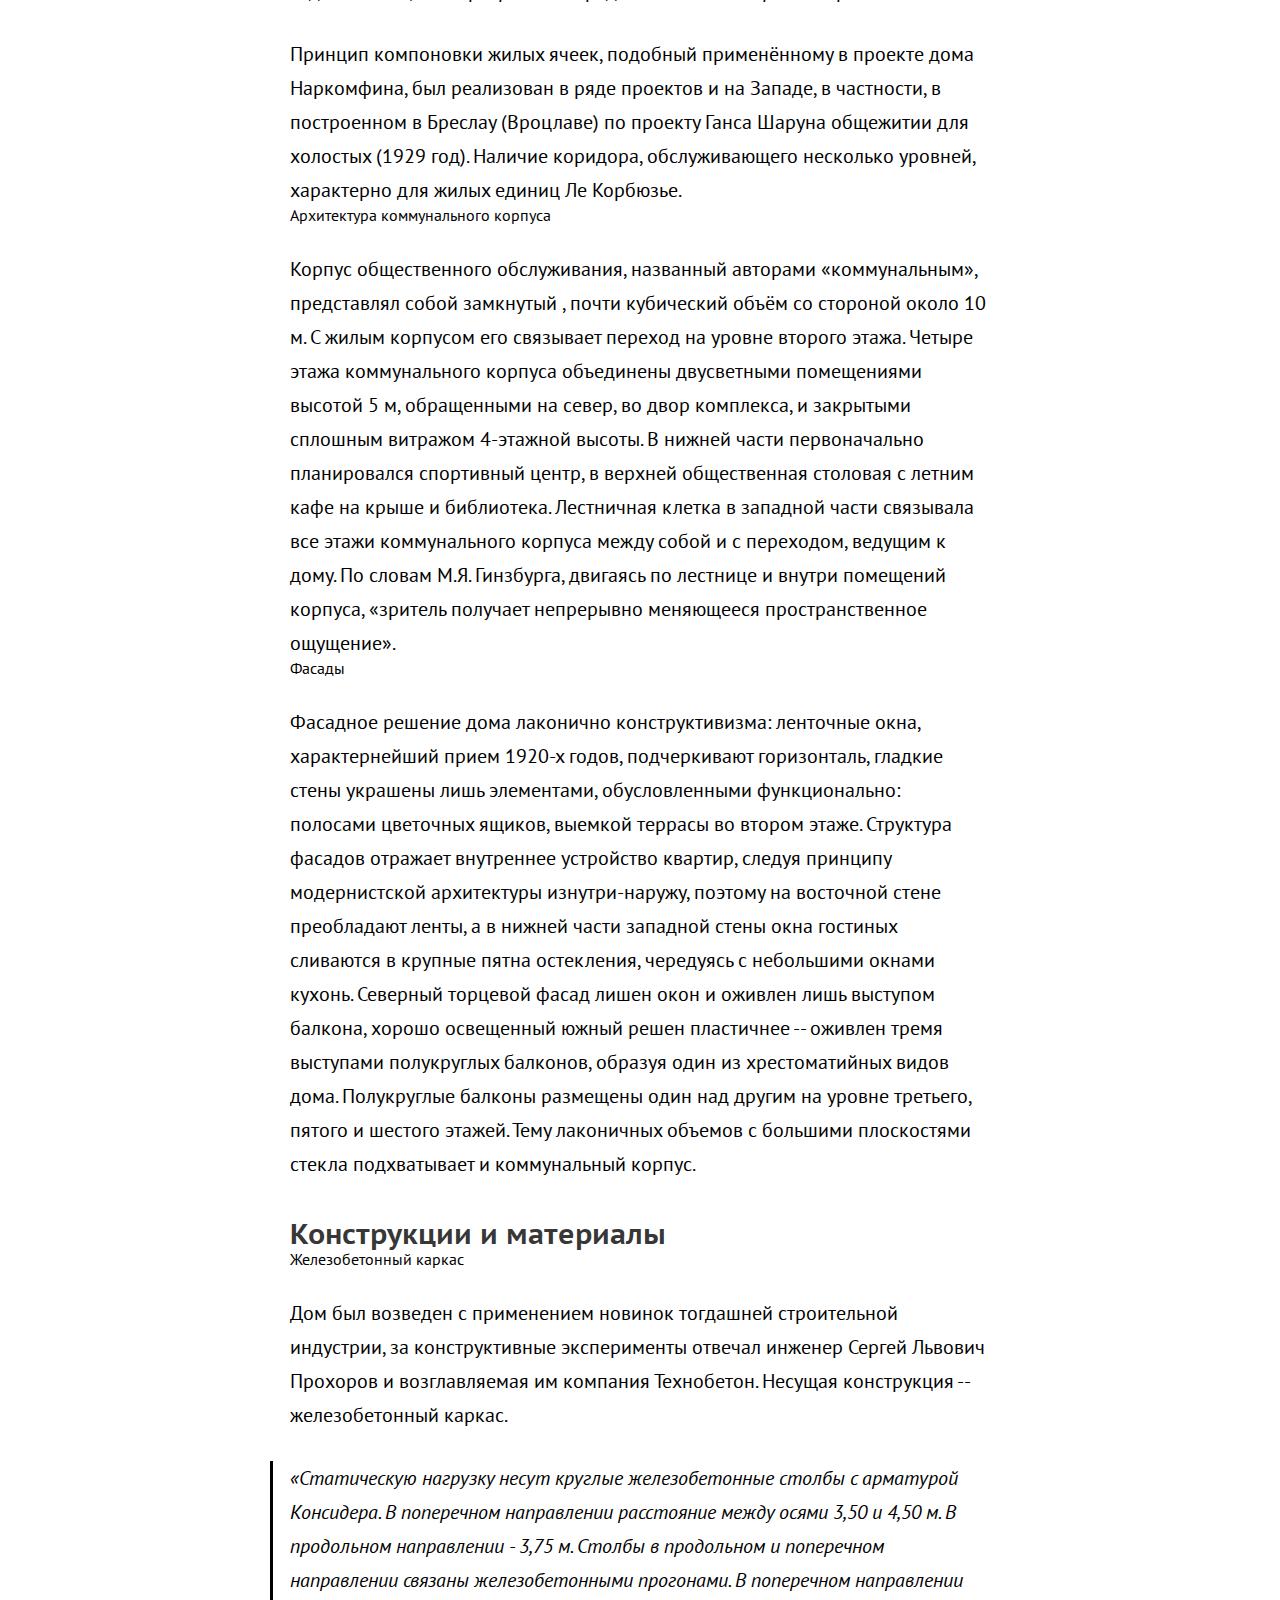
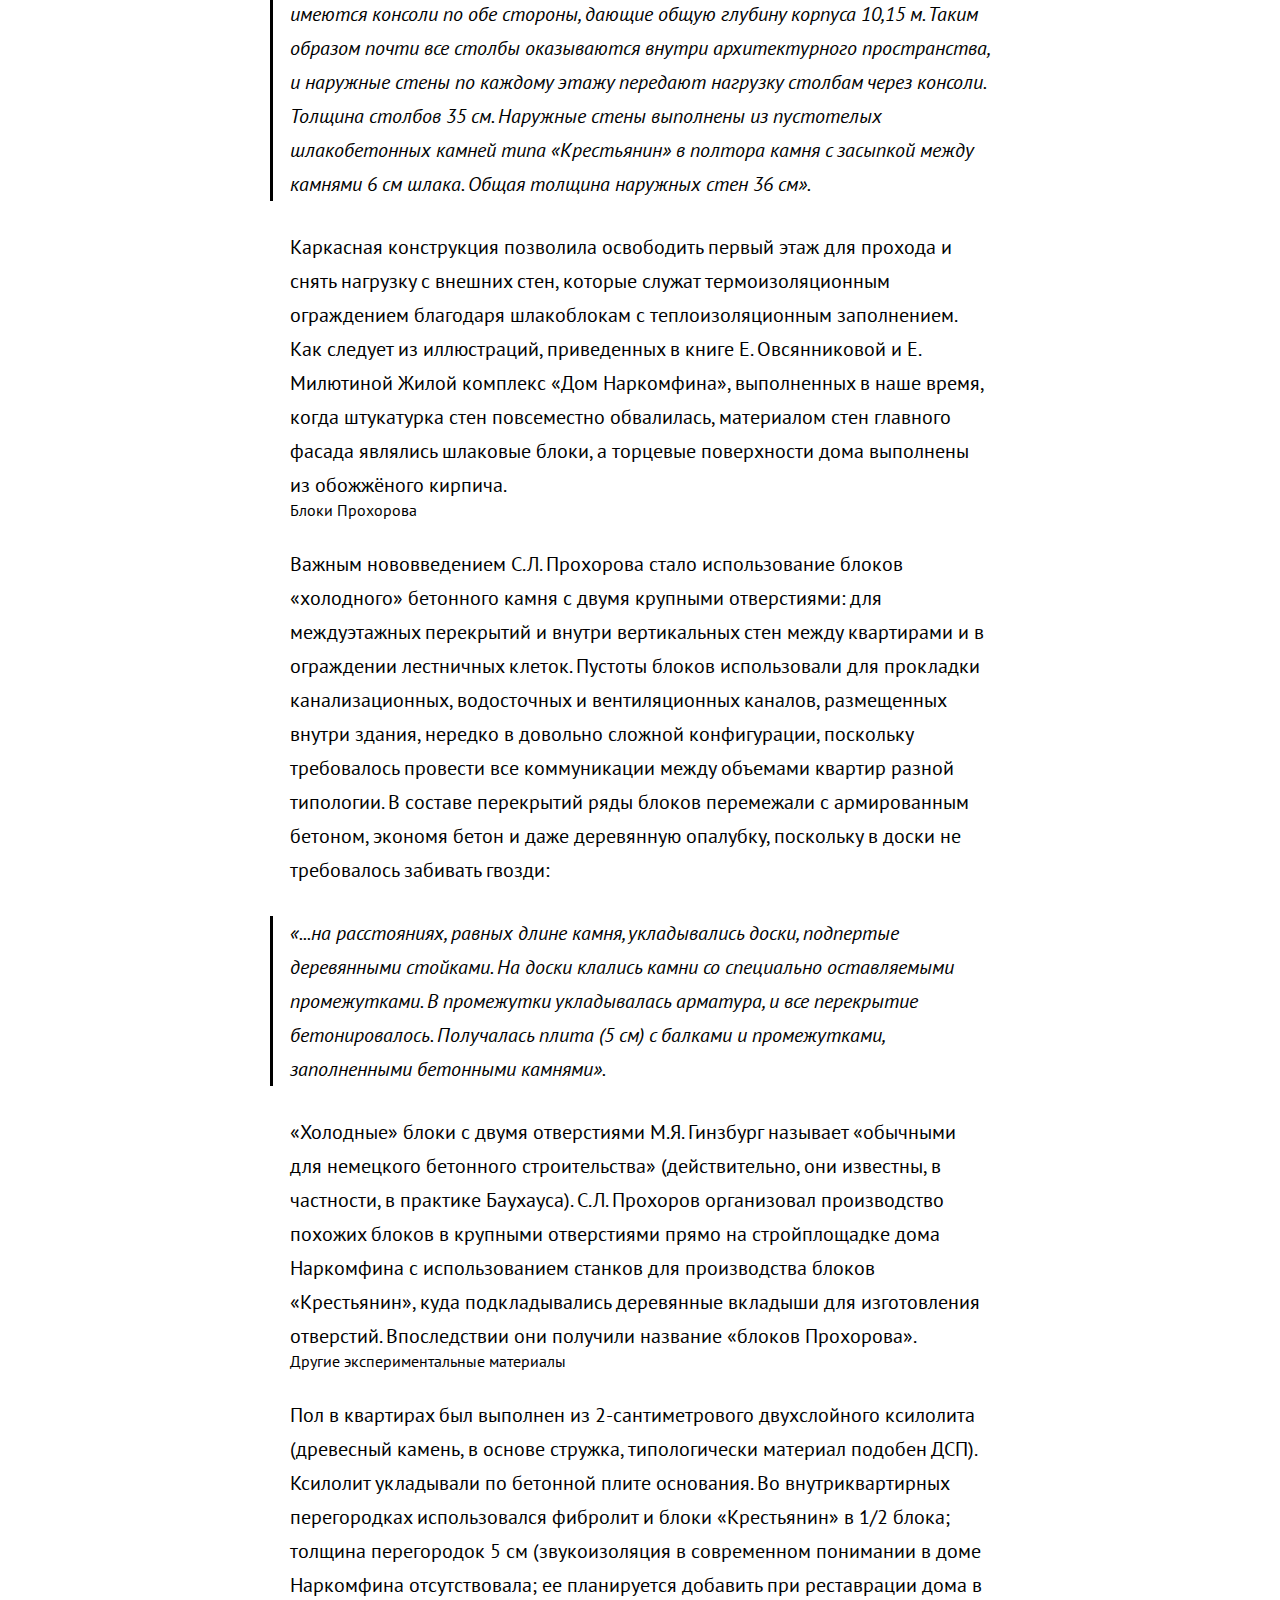
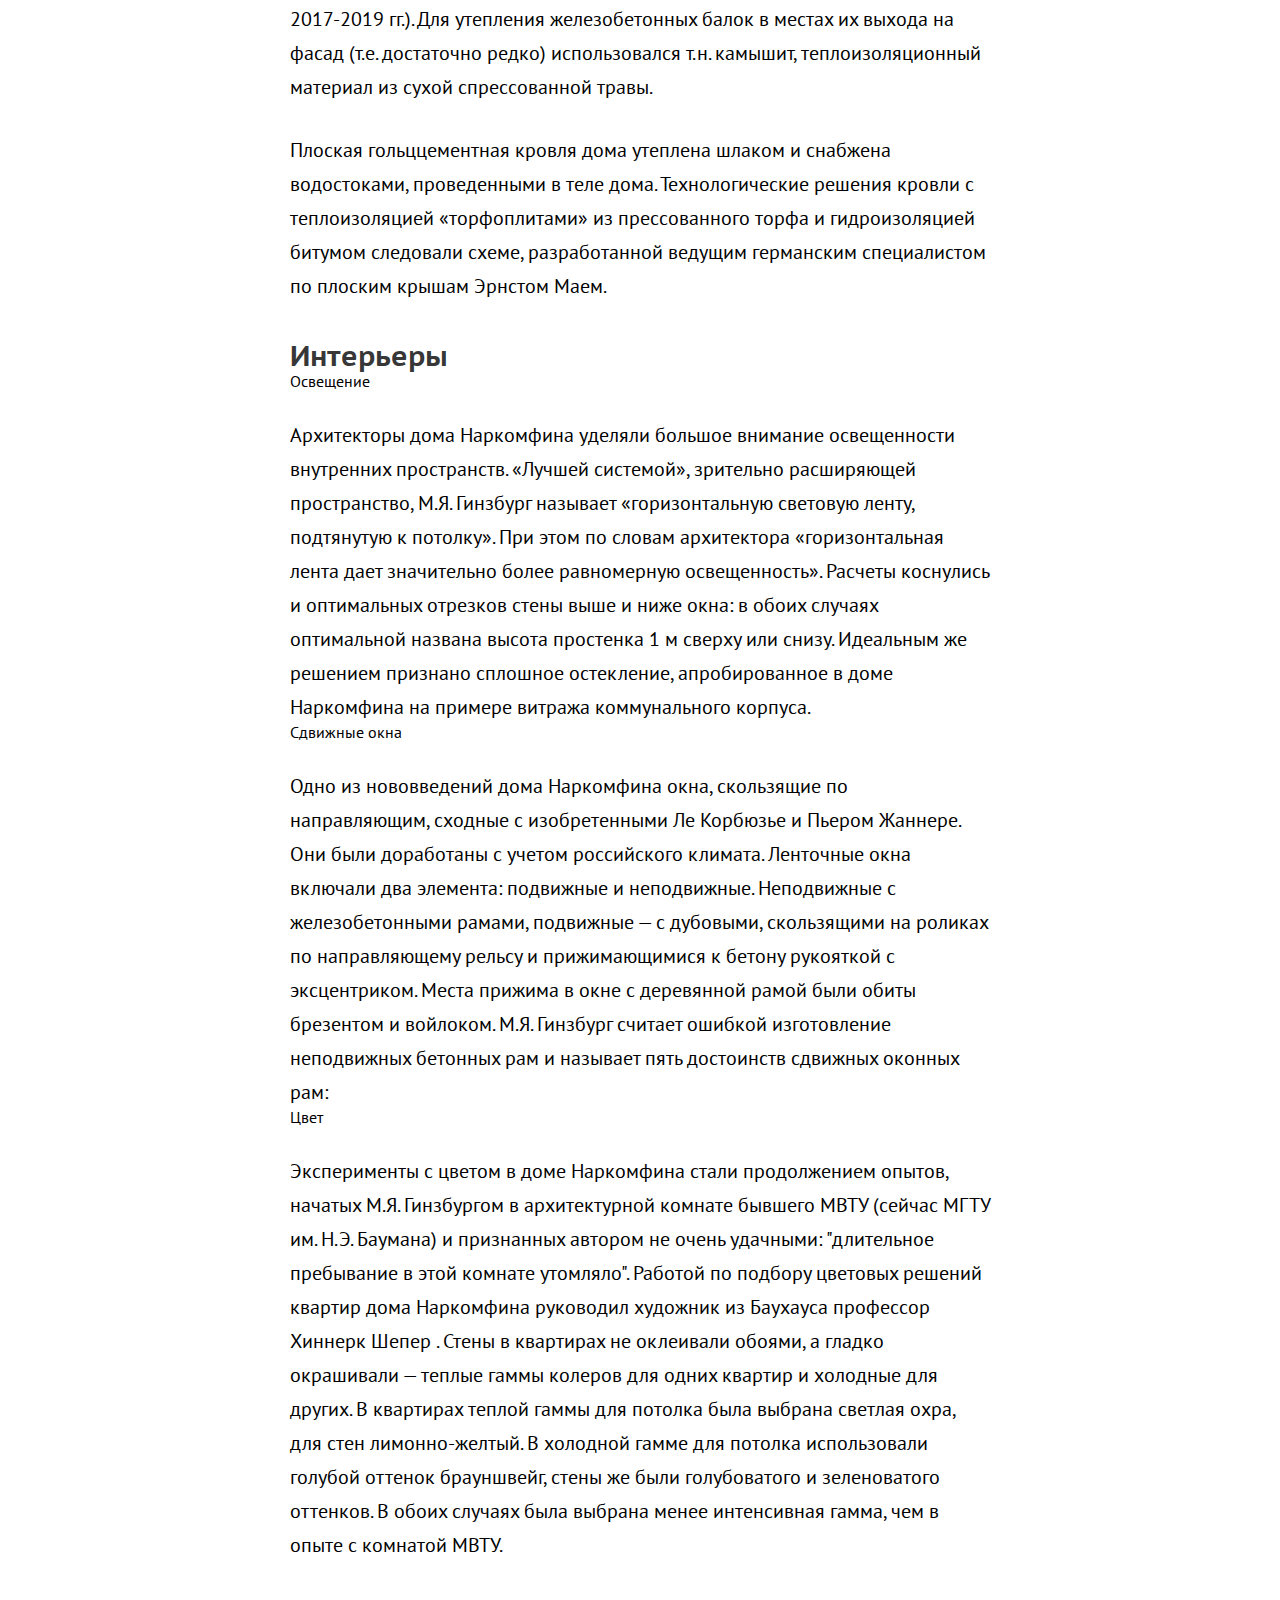
<file: narkomfin.html>
<!DOCTYPE html>
<html lang="en" dir="ltr">
  <head>
    <meta name="viewport" content="width=device-width">
    <meta charset="utf-8">
    <meta name="keywords" content="">
    <meta name="description" content="">
    <link rel="icon" type="image/x-icon" href="images/favicon.ico" />
    <link rel="icon" type="image/png" href="images/favicon.png" />
    <title>Дом Наркомфина</title>
    <link rel="stylesheet" href="stylesheets/style.css">
    <script src="javascripts/jquery-3.5.1.js" charset="utf-8"></script>
    <script src="javascripts/sidebar.js" charset="utf-8"></script>

  </head>
  <body>
    <div class=""></div><!--
    --><div class=""></div>

    <div class="menubar">
      <a href="index.html"><img src="images/logo.svg" alt=""></a>
      <a href="about.html">О проекте</a>
    </div>
    <nav class="sidebar">
      <ul>
        <li><a href="#s1">Дом Наркомфина</a></li>
        <li><a href="#s2">История создания</a></li>
        <li><a href="">Арихтектура</a></li>
        <li><a href="">Text</a></li>
        <ul>
          <li><a href="">Text</a></li>
          <li><a href="">Text</a></li>
          <li><a href="">Text</a></li>
          <li><a href="">Text</a></li>
        </ul>
        <li><a href="">Text</a></li>
        <ul>
          <li><a href="">Text</a></li>
          <li><a href="">Text</a></li>
        </ul>
        <li><a href="">Text</a></li>
        <li><a href="">Text</a></li>
        <li><a href="">Text</a></li>
        <li><a href="">Text</a></li>
      </ul>
    </nav>
    <article class="">
    <h1 id="s1">Дом Наркомфина</h1>
    <p><strong>Дом Наркомфина</strong>— один из ключевых памятников жилой архитектуры <a href="https://ru.wikipedia.org/wiki/Конструктивизм_(искусство)">конструктивизма</a>, «опытный дом переходного типа». Построен в <a href="https://ru.wikipedia.org/wiki/1928_год">1928</a>—<a href="https://ru.wikipedia.org/wiki/1930_год">1930 годах </a>по проекту архитекторов <a href="https://ru.wikipedia.org/wiki/Гинзбург,_Моисей_Яковлевич">Моисея Гинзбурга</a>, <a href="https://ru.wikipedia.org/wiki/Милинис,_Игнатий_Францевич">Игнатия Милиниса</a> и инженера <a href="https://ru.wikipedia.org/wiki/Сергей_Львович_Прохоров">Сергея Прохорова</a> для работников <a href="https://ru.wikipedia.org/wiki/Народный_комиссариат_финансов_СССР">Народного комиссариата финансов СССР</a> (Наркомфина). Находится в Москве на <a href="https://ru.wikipedia.org/wiki/Новинский_бульвар">Новинском бульваре</a> по адресу дом № 25, корпус 1.</p>
    <p class="first">Долгое время находился в аварийном состоянии, был трижды включен в список «100 главных зданий мира, которым грозит уничтожение». В 2017 году началась реставрация по проекту мастерской Алексея Гинзбурга, внука <a href="https://ru.wikipedia.org/wiki/Гинзбург,_Моисей_Яковлевич">М.Я. Гинзбурга</a>. </p>
    <img src="images/narkomfin 1.jpg" alt="Наркомфин">
      </p>
      <h2 id="s2">История создания</h2>

      <p>Дом Наркомфина, или 2-й дом Совнаркома РСФСР, стал одним из экспериментальных домов, построенных по результатам теоретических исследований Секции типизации Стройкома РСФСР, работавшей в 1928—1929 годы под руководством М. Я. Гинзбурга. Работе секции предшествовал конкурс на «эскизный проект жилого дома трудящихся», проведенный журналом «Современная архитектура» (Гинзбург подал на конкурс проект «Коммунального дома А-1»), выставка проектов конкурса в 1927 году, и строительство дома Госстраха на Малой Бронной (1926—1927, М. Я. Гинзбург и В. Н. Владимиров). И журнал, и конкурс, и работа Секции типизации были проектами ОСА (Объединения современных архитекторов).</p>
      <p>Работа Секции типизации, подробно описанная М. Я. Гинзбургом в книге «Жилище», началась с анализа типологии "дореволюционного «доходного дома» и состояла в достижении максимально эффективных параметров использования объёма жилого пространства при сохранении его комфортности. Было разработано несколько типов квартир-ячеек, названных буквами от A до F. Результаты исследования секции М. Я. Гинзбург доложил на пленуме Стройкома РСФСР, где было принято постановление, рекомендовавшее несколько жилых ячеек к массовому строительству, а остальные — к опытно-показательному, начиная с 1928 года. Согласно этому постановлению было построено шесть «экспериментальных коммунальных домов переходного типа» в Москве, Свердловске и Саратове, причем в строительстве трех из них участвовал сам М. Я. Гинзбург. С. О. Хан-Магомедов называет дом Наркомата финансов самым интересным из этих шести домов.</p>
      <p>Определённую роль в формулировании и решении проблемы создания жилого дома нового типа на примере дома Наркомата финансов сыграл Николай Милютин, известный как автор схем социалистического расселения и градостроительных концепций соцгорода, который в указанные годы (1924—1929) исполнял обязанности наркома финансов РСФСР и выступал в качестве заказчика жилого комплекса. По теории Милютина, отражавшей правительственную установку, <em>«значительное повышение жизненного уровня рабочих и развитие обобществлённых форм обслуживания бытовых нужд трудящихся (общественное питание, ясли, детские сады, клубы и т. п.) постепенно уничтожают значение семьи как хозяйственного соединения. Этот процесс неизбежно приведёт, в конечном счёте, к полной переделке семейных форм общежития. <…> Задача раскрепощения женщины от мелкого домашнего хозяйства и вовлечение её в произодство заставляет нас ставить вопрос о всемерном содействии этому процессу»</em>. Задача реализации этих принципов и была поставлена перед авторами проекта. Согласно Екатерине Милютиной, это был дом «нового быта».</p>
      <p>Сметная стоимость строительства составила 10 млн рублей. Строительство жилого корпуса осуществлялось под наблюдением комиссии, возглавляемой Н. А. Милютиным. Коммунальный корпус и корпус прачечной строились без утвержденных чертежей.</p>
      <h3 class="sostav">Идеология</h3>
      <p>Идеи, связанные с планировочной и объемной структурой, также как и с функциональным наполнением дома, изложены в книге М. Я. Гинзбурга «Жилище», где работе Секции типизации посвящена одна глава, а дому Наркомфина — три главы; идеология дома также была озвучена М. Я. Гинзбургом на пленуме Стройкома. Согласно М. Я. Гинзбургу, анализ типов жилья в доходном доме показывает, что его «экономический эффект» был более высоким, чем «массовое жилищное строительство Москвы первых лет после революции» (т. н. моссоветское строительство).</p>
      <p>Работа Секции типизации шла по пути «урезывания и уплотнения обслуживающих площадей» взятой за прототип типологии доходного дома: вначале удалили вторые лестницы и комнаты домработниц, затем оптимизировали коридоры, передние, ванные комнаты и кухни, сохраняя объём и высоту жилых помещений и урезая как площадь, так и высоту подсобных. Приведенные в книге расчеты эффективности использования жилого пространства построены на рассмотрении отношения кубатуры к жилой площади квартир и параметра k (k=W/P, соотношение общей кубатуры здания к полезной площади жилых ячеек). М. Я. Гинзбург ссылается как на расчеты, так и на «опытную работу передовых архитекторов Запада».</p>
      <p>Основной акцент архитекторы сделали на встроенную мебель и компактные сантехнические ячейки. Именно отсюда берёт начало практика совмещения ванной комнаты с туалетом, знакомая нескольким поколениям советских людей. <em>«Они пытались сократить лишние движения обитателей квартир, а также считали необходимым предложить им питаться в общественных столовых, мыться в общественных банях, сдавать бельё в механические прачечные, читать и отдыхать в библиотеках и клубах».</em></p>
      <p>Дом Наркомата финансов нередко называют «домом-коммуной», что неверно: автор проекта М. Я. Гинзбург противопоставлял свой «дом переходного типа» (от «буржуазного» дома к «социалистической» коммуне, поскольку в нём не полностью уничтожалась семейная структура, как это предполагалось в домах-коммунах) практике домов-коммун и жестко критиковал последнюю:</p>
      <blockquote>
      <p> <em>«…конвейер, по которому течет здесь нормированная жизнь, напоминает прусскую казарму <…> Нет нужды доказывать абстрактную утопичность и ошибочную социальную сущность всех этих проектов. <…> Нельзя не заметить во всей этой программе механического процесса увеличения до астрономических размеров молекулярных элементов бытового уклада старой семьи».</em> </p>
      </blockquote>
      <p>В предложениях секции Стройкома нет ни слова о навязывании фиксированного распорядка дня, практикуемого в домах-коммунах, даже в проектах общежитий, ни об уничтожении традиционного семейного уклада. Цель <em>«способствовать быстрейшему безболезненному переходу к более высоким формам хозяйства»</em> авторами дома Наркомфина также озвучивалась: именно для этого был запланирован развитый коммунальный блок с функциями общественного питания, стирки, уборки и присмотра за детьми — также как и минимальный размер кухонь в квартирах. Между тем М. Я. Гинзбург подчеркивает:</p>
      <blockquote>
        <p> <em>«мы сочли совершенно необходимым создание ряда моментов, стимулирующих переход на более высокую форму социально-бытового уклада, но не декретирующих этот переход».</em> </p>
      </blockquote>
      <p class="second">Рассматривая дом Наркомфина как опытный, М. Я. Гинзбург не считал его типовым и настаивал на том, что создание типовых проектов жилых домов — путь неправильный, ведущий к «однообразию жилой застройки». Гинзбург считал важной «максимальную гибкость» стандартов и разработку таких стандартных элементов, «которые можно было бы всячески комбинировать <…> варьировать типы жилья, используя одни и те же стандартные элементы».</p>
      <h2 class="third">Участок</h2>
      <p class="second">Под строительство дома для работников Наркомата финансов в апреле 1929 года была отведена территория двух усадеб, выходивших на Новинский бульвар — так называемый "Шаляпинский" парк , зеленое пространство за рядом домов XIX в. вдоль Садового кольца, в одном из которых в 1910-1922 годы жил Ф.И. Шаляпин. Территория полого спускается к Пресненскому пруду, который к 1925 году был забран на этом отрезке в трубу. Планы застройки предусматривали полный снос существующих домов и дворов, включая флигели и двор дома Шаляпина, но в итоге ни одно строение при строительстве дома Наркомфина не снесли. Под домом течет река Синичка, заключенная в трубу.</p>
      <h2 class="third">Архитектура</h2>
      <h3 class="sostav">Состав жилого комплекса</h3>
      <p>В проектной документации дом именовался 2-м домом СНК. Согласно проекту, комплекс должен был состоять из четырех корпусов:</p>
      <!-- <ol>
        <li>жилого, на 50 семей и приблизительно 200 человек. Построен.</li>
        <li>коммунального, соединенного с жилым теплым навесным переходом: с кухней, двумя столовыми — крытой внутри и летней на крыше, а также спортзалом и библиотекой. Построен, кухня работала в 1930-е годы, продавая еду на вынос. Столовая не заработала.</li>
        <li>отдельное здание детского сада с яслями планировалось на прямоугольной площадке между домом и коммунальным корпусом. Не реализовано. К 1934 году детский сад разместился в коммунальном корпусе, в помещениях столовой. Просуществовал до 1941 года.</li>
        <li>«служебный двор», включающий механическую прачечную, сушилку и гараж, был обращен к Новинскому бульвару. Реализован, прачечная функционировала (обслуживала жильцов в 1930-е годы).</li>
      </ol> -->
      <p>Также планировалось, что рядом с домом Наркомфина будет построен второй жилой дом с большими квартирами — ячейками типа К или D. Не реализован.</p>
      <h3 class="sostav">Пространственная организация комплекса</h3>
      <p>Три основных объема: жилого дома, коммунального корпуса и непостроенного детского сада, планировались как ритмически сбалансированный ансамбль разновеликих построек. Их уравновешивал корпус прачечной, перед которым со стороны Новинского бульвара планировалась организация квадратной площадки, композиционно связывающей этот корпус с городом. Жилой дом и корпус прачечной были частично подняты на колоннах, что освобождало пространство первого этажа (высотой 2,5 м) для прохода. По замыслу архитекторов, пройдя под корпусом прачечной через «парадный двор» перед входом с Новинского бульвара, по диагональной аллее можно было попасть в общественную зону комплекса или по другой аллее через жилой корпус в уровне открытого первого этажа — в парк за домом, где была организована своеобразная видовая площадка.</p>
      <h3 class="sostav">Архитектура жилого дома</h3>
      <p>Архитектура жилого корпуса была для конца 1920-х годов необычна и впечатляюща, особенно если учесть его старомосковское окружение. Жители ближайших районов прозвали его «домом-кораблем» («домом-пароходом» по Е. Милютиной) — впрочем, данный эпитет применяется ко многим модернистским зданиям. Авторам проекта Гинзбургу и Милинису удалось скомпоновать жилые ячейки в единый корпус настолько необычно, что это заинтересовало даже самого Ле Корбюзье, побывавшего в Доме Наркомфина и посетившего лично квартиру Николая Милютина.</p>
      <h4>Парк и открытый первый этаж</h4>
      <p>В пояснительной записке к проекту М.Я. Гинзбург так объясняет появление открытого первого этажа: «Ввиду неровности участка, вызывающего в подобных случаях устройство большой поверхности цоколя, в настоящем случае дом поднят в большей своей части на высоту 2,5 метров на отдельных столбах, что является более экономичным и, кроме того, сохраняет нетронутой площадь парка».</p>
      <p>В книге «Жилище» сказано лаконичнее: «Весь дом расположен в парке» . Имеются в виду остатки "Шаляпинского" парка (см. выше), сохранившиеся части усадебных садов. Кроме того в 1937 году в парк вокруг дома Наркомфина пересадили деревья с реконструируемого Садового кольца, которое было залито асфальтом и снесена вся линия садов. Как следствие, одним из аргументов М.Я. Гинзбурга в пользу открытого первого этажа и «дома на ножках» стало «не разрезать домом территории  парка».</p>
      <p>Другие аргументы М.Я. Гинзурга в пользу открытого первого этажа на опорах:</p>
      <!-- <ol>
        <li>первый этаж наименее пригоден для жилья, а жильцы единственной квартиры первого этажа, имеющейся в доме, вынуждены все время закрывать окна шторами</li>
        <li>по размерам дореволюцонной квартплаты известно, что квартиры на первом этаже ценились ниже</li>
        <li>«возможность оторвать здание от земли, ... поднести восприятию человека пространственно чистым и ясным -- представлялась заманчивой по композиционным соображениям»</li>
        <li>дома на ножках были трендом конца 1920-х годов. В 1927 году Ле Корбюзье опубликовал в журнале L'Esprit Nouveau свои «пять пунктов современной архитектуры». Первым среди них значатся свободные опоры первого этажа. См. также точное изложение пяти пунктов во французской Википедии.</li>
      </ol> -->
      <h4>Внутренняя структура</h4>
      <p>Жилой корпус — шестиэтажное здание-пластина длиной 85 м и высотой 17 м, вытянуто с юга на север, вдоль восточного фасада сгруппированы спальни и коридоры, вдоль западного гостиные, соответственно спальни получают утреннее солнце, гостиные вечернее. Ближе к торцам расположены две лестничные клетки, связанные между собой и с квартирами двумя широкими коридорами (4 м в ширину и 2,3 м в высоту), на втором и пятом этажах. Коридоры М.Я. Гинзбург называет горзизонтальными артериями и противопоставляет их вертикальным лестницам: коридоры должны были упростить жителям квартир связь с помещениями коммунальных сервисов. С другой стороны, архитектор трактовал коридоры как общественные пространства («место общественного пребывания»).</p>
      <h4>Типы ячеек-квартир и их распределение</h4>
      <p>Секция типизации Стройкома РСФСР разработала пять основных типов жилых ячеек: A, B, C, D и F. Самая крупная из них, ячейка A, подразумевала трех- и двухкомнатные квартиры, B — только двухкомнатные. Минимальной была ячейка F, рассчитанная на жилую площадь 25-30 м².</p>
      <p>В доме Наркомфина использованы три типа квартир - по Гинзбургу, «Жилище» (1934) - в реальности около десятка типов квартир–ячеек. Второй и третий этажи заняли восемь квартир типа K - по Гинзбургу - в реальности девять квартир типа K, предназначенные для больших семей. На трех верхних этажах, с четвертого по шестой, разместились 32 малометражные квартиры типа F - по Гинзбургу, «Жилище» (1934) - в реальности 24 малометражные квартиры типа F, рассчитанные на одного человека либо на семейную пару без детей. В торцах дома, отделенных от центральной части лестничными клетками, использованы ячейки 2F — сдвоенные ячейки F. На уровне плоской крыши, располагались <strong>комнаты типа общежития</strong>, где были реализованы опубликованные Николаем Милютиным в «Соцгороде» жилые ячейки на одного человека. Часть из них — на одного человека, часть — на двух, площадью соответственно 9 и 15 м², высотой 2,6 м, объединенные общим санузлом и душем между каждыми двумя комнатами.</p>
      <p>В <strong>ячейках K</strong> площадь гостиной, или «жилой комнаты» – 25 м², ее высота 5 м. В части, разделенной на два яруса высотой по 2,3 м, внизу расположены: соединенная с коридором терраса, передняя и кухня площадью 4,3 м², вверху две спальни 19,88 и 12,1 м² с ванной и туалетом (совмещёнными). Жилая площадь ячеек K 57-60 м², общая площадь 82-83 м², (100 м² квартира № 11). С момента заселения дома этот тип квартир предназначался для наиболее элитных семей по причине их вместительности, удобства и большей "жилплощади".</p>
      <p><strong>Ячейки F</strong> - все квартиры двухэтажные с входами из одного коридора пятого этажа. Квартиры имели две планировки: либо с лестницей от входа наверх (в двухэтажную гостиную со стеклянным окном во всю стену) и опять наверх (в спальную нишу), либо с длинной лестницей вниз, в такую же гостиную и спальную нишу, расположенные на одном уровне. Таким образом каждая квартира состоит из двух частей. Одна часть её имеет высоту 3,6 м (гостиная), другая — 2,3 м (спальная ниша). При выбранной планировке гостиная и спальная ниша открыты друг другу, визуально и пространственно, чем обеспечивалось двухстороннее освещение и проветривание. Единственными закрытыми пространствами квартиры являлись душевая кабина с умывальником и туалет. При необходимости визуальное и физическое разделение спальной ниши и гостиной достигалось карнизом с занавеской. Передняя и туалет расположены непосредственно у входа в квартиру. В малометражных квартирах F нет кухонь. Отсутствие кухонь, по Виктору Бачли, служит предельным выражением социализированной жизни и нового быта. Жилая комната оборудована небольшим «кухонным элементом» для подогрева пищи. Общая площадь ячеек F 35-36 м².</p>
      <p>Появление <strong>ячеек 2F</strong> в торцах здания вызвано необходимостью рациональной компоновки объемов квартир внутри дома; оно позволило, прежде всего, ограничиться двумя коридорами. Ячейки 2F в целом дублируют структуру ячеек F. В них две гостиных высотой 3,6 м, а также столовая, передняя, ванна, туалет и кухня высотой 2,3 м. М.Я. Гинзбург называет ячейки 2F «в социально-бытовом отношении <...> обычными квартирами с более рациональным распределением высот, а потому и с более интересным пространственным решением», однако ничего не говорит ни о количестве ячеек 2F в доме, их площади, и количестве комнат в них. Виктор Бачли приводит следующие данные. Вдоль каждой лестничной клетки расположены ячейки 2F двух типов: двухуровневые (три квартиры на 6-м этаже), остальные одноуровневые (три квартиры на 4-м этаже). Все комнаты ячеек, по аналогии с дореволюционными квартирами визуально и физически отделены друг от друга стенами и дверными проёмами. Вдоль южной лестничной клетки находятся две <em>«сочленённые ячейки К»</em> (англ. <em>articulated K-units</em> - определение Бачли). Этот тип квартир никогда не упоминался ни в рекомендациях Стройкома РСФСР, ни в работах Гинзбурга, его учеников и комментаторов. Отличается от ячеек К существенно большей площадью, наличием дополнительного туалета и столовой на нижнем уровне, а также большими полукруглыми балконами. Елена Овсянникова (2015) описывает этот тип квартир следующим образом: <em>«В торцах здания, с севера и юга, построены более просторные, индивидуально спланированные квартиры с балконами. В одной из таких квартир находилась мастерская Гинзбурга»</em>. Общая площадь торцевых ячеек 2F составляла от 77 (кв. № 14) до 114 м² (кв. №18, пять комнат).</p>
      <p>Обследование дома Наркомфина, проведенное в 1994 году профессором МАрхИ Еленой Овсянниковой и швейцарскими студентами из Женевы, которыми руководил Жан-Клод Люди, показало, что его внутренняя структура оказалась ещё сложнее, чем было заявлено в проекте. Нестандартные квартиры, как оказалось, были на каждом этаже, хотя большинство их — типовые. Общее число вариантов жилых ячеек могло доходить до одиннадцати (включая помещение для консьержа, «студию» на верхнем этаже, общежитие на кровле и пентхаус самого Милютина). Характерно, что в конце коридора пятого этажа находилась общая кухня, организованная уже в 1940-е годы, а из самого коридора был доступ в чуланы для хранения вещей, не всегда помещавшихся в ячейки «F».</p>
      <p>В монографии Иоганнеса Крамера и Анке Заливако (2013), содержащей наиболее полные результаты исследований внутренней структуры и компоновочных решений дома Наркомфина отмечено: <em>«Неоднократно упомянутая противоречивость проекта заключается в том, что Гинзбург и Милинис очевидно не могли или не хотели выбрать единую последовательную концепцию организации жилого пространства. Напротив различные типы квартир не только скомпонованы и оборудованы совершенно различно, но и спроектированы для совершенно различных групп пользователей так, что в целом возникла своего рода энциклопедия нового жилья с четырьмя принципиально различными типами квартир, каждая из которых, в свою очередь, имеет собственные варианты исполнения»</em>.</p>
      <p>Низкая высота потолков, по словам М.Я. Гинзбурга, компенсируется «смежным резервуаром» жилой комнаты-гостиной. Между тем, отдавая себе отчет в том, что помещения недостаточно изолированны, М.Я. Гинзбург оговаривается, что решение «пригодно для небольшой семьи, в противном случае понадобятся раздвижные стенки или портьеры, которые позволили бы в случае необходимости создать нужную звуковую изоляцию отдельных помещений».</p>
      <p>Террасы в уровне нижнего коридора были предназначены для совместного использования жильцами восьми квартир типа K (в реальности девяти квартир типа К), для этого предусмотрена крытая терраса, параллельная коридору. Для отдыха жильцов квартир типа F предназначался солярий на крыше .</p>
      <p>Принцип компоновки жилых ячеек, подобный применённому в проекте дома Наркомфина, был реализован в ряде проектов и на Западе, в частности, в построенном в Бреслау (Вроцлаве) по проекту Ганса Шаруна общежитии для холостых (1929 год). Наличие коридора, обслуживающего несколько уровней, характерно для жилых единиц Ле Корбюзье.</p>
      <h4>Архитектура коммунального корпуса</h4>
      <p>Корпус общественного обслуживания, названный авторами «коммунальным», представлял собой замкнутый , почти кубический объём со стороной около 10 м. С жилым корпусом его связывает переход на уровне второго этажа. Четыре этажа коммунального корпуса объединены двусветными помещениями высотой 5 м, обращенными на север, во двор комплекса, и закрытыми сплошным витражом 4-этажной высоты. В нижней части первоначально планировался спортивный центр, в верхней общественная столовая с летним кафе на крыше и библиотека. Лестничная клетка в западной части связывала все этажи коммунального корпуса между собой и с переходом, ведущим к дому. По словам М.Я. Гинзбурга, двигаясь по лестнице и внутри помещений корпуса, «зритель получает непрерывно меняющееся пространственное ощущение».</p>
      <h4>Фасады</h4>
      <p>Фасадное решение дома лаконично конструктивизма: ленточные окна, характернейший прием 1920-х годов, подчеркивают горизонталь, гладкие стены украшены лишь элементами, обусловленными функционально: полосами цветочных ящиков, выемкой террасы во втором этаже. Структура фасадов отражает внутреннее устройство квартир, следуя принципу модернистской архитектуры изнутри-наружу, поэтому на восточной стене преобладают ленты, а в нижней части западной стены окна гостиных сливаются в крупные пятна остекления, чередуясь с небольшими окнами кухонь. Северный торцевой фасад лишен окон и оживлен лишь выступом балкона, хорошо освещенный южный решен пластичнее -- оживлен тремя выступами полукруглых балконов, образуя один из хрестоматийных видов дома. Полукруглые балконы размещены один над другим на уровне третьего, пятого и шестого этажей. Тему лаконичных объемов с большими плоскостями стекла подхватывает и коммунальный корпус.</p>
      <h3 class="sostav">Конструкции и материалы</h3>
      <h4>Железобетонный каркас</h4>
      <p>Дом был возведен с применением новинок тогдашней строительной индустрии, за конструктивные эксперименты отвечал инженер Сергей Львович Прохоров и возглавляемая им компания Технобетон. Несущая конструкция -- железобетонный каркас.</p>
      <blockquote>
        <p> <em>«Статическую нагрузку несут круглые железобетонные столбы с арматурой Консидера. В поперечном направлении расстояние между осями 3,50 и 4,50 м. В продольном направлении - 3,75 м. Столбы в продольном и поперечном направлении связаны железобетонными прогонами. В поперечном направлении имеются консоли по обе стороны, дающие общую глубину корпуса 10,15 м. Таким образом почти все столбы оказываются внутри архитектурного пространства, и наружные стены по каждому этажу передают нагрузку столбам через консоли. Толщина столбов 35 см. Наружные стены выполнены из пустотелых шлакобетонных камней типа «Крестьянин» в полтора камня с засыпкой между камнями 6 см шлака. Общая толщина наружных стен 36 см».</em> </p>
      </blockquote>
      <p>Каркасная конструкция позволила освободить первый этаж для прохода и снять нагрузку с внешних стен, которые служат термоизоляционным ограждением благодаря шлакоблокам с теплоизоляционным заполнением. Как следует из иллюстраций, приведенных в книге Е. Овсянниковой и Е. Милютиной Жилой комплекс «Дом Наркомфина», выполненных в наше время, когда штукатурка стен повсеместно обвалилась, материалом стен главного фасада являлись шлаковые блоки, а торцевые поверхности дома выполнены из обожжёного кирпича.</p>
      <h4>Блоки Прохорова</h4>
      <p>Важным нововведением С.Л. Прохорова стало использование блоков «холодного» бетонного камня с двумя крупными отверстиями: для междуэтажных перекрытий и внутри вертикальных стен между квартирами и в ограждении лестничных клеток. Пустоты блоков использовали для прокладки канализационных, водосточных и вентиляционных каналов, размещенных внутри здания, нередко в довольно сложной конфигурации, поскольку требовалось провести все коммуникации между объемами квартир разной типологии. В составе перекрытий ряды блоков перемежали с армированным бетоном, экономя бетон и даже деревянную опалубку, поскольку в доски не требовалось забивать гвозди:</p>
      <blockquote>
        <p> <em>«...на расстояниях, равных длине камня, укладывались доски, подпертые деревянными стойками. На доски клались камни со специально оставляемыми промежутками. В промежутки укладывалась арматура, и все перекрытие бетонировалось. Получалась плита (5 см) с балками и промежутками, заполненными бетонными камнями».</em> </p>
      </blockquote>
      <p>«Холодные» блоки с двумя отверстиями М.Я. Гинзбург называет «обычными для немецкого бетонного строительства» (действительно, они известны, в частности, в практике Баухауса). С.Л. Прохоров организовал производство похожих блоков в крупными отверстиями прямо на стройплощадке дома Наркомфина с использованием станков для производства блоков «Крестьянин», куда подкладывались деревянные вкладыши для изготовления отверстий. Впоследствии они получили название «блоков Прохорова».</p>
      <h4>Другие экспериментальные материалы</h4>
      <p>Пол в квартирах был выполнен из 2-сантиметрового двухслойного ксилолита (древесный камень, в основе стружка, типологически материал подобен ДСП). Ксилолит укладывали по бетонной плите основания. Во внутриквартирных перегородках использовался фибролит и блоки «Крестьянин» в 1/2 блока; толщина перегородок 5 см (звукоизоляция в современном понимании в доме Наркомфина отсутствовала; ее планируется добавить при реставрации дома в 2017-2019 гг.). Для утепления железобетонных балок в местах их выхода на фасад (т.е. достаточно редко) использовался т.н. камышит, теплоизоляционный материал из сухой спрессованной травы.</p>
      <p>Плоская гольццементная кровля дома утеплена шлаком и снабжена водостоками, проведенными в теле дома. Технологические решения кровли с теплоизоляцией «торфоплитами» из прессованного торфа и гидроизоляцией битумом следовали схеме, разработанной ведущим германским специалистом по плоским крышам Эрнстом Маем.</p>
      <h3 class="sostav">Интерьеры</h3>
      <h4>Освещение</h4>
      <p>Архитекторы дома Наркомфина уделяли большое внимание освещенности внутренних пространств. «Лучшей системой», зрительно расширяющей пространство, М.Я. Гинзбург называет «горизонтальную световую ленту, подтянутую к потолку». При этом по словам архитектора «горизонтальная лента дает значительно более равномерную освещенность». Расчеты коснулись и оптимальных отрезков стены выше и ниже окна: в обоих случаях оптимальной названа высота простенка 1 м сверху или снизу. Идеальным же решением признано сплошное остекление, апробированное в доме Наркомфина на примере витража коммунального корпуса.</p>
      <h4>Сдвижные окна</h4>
      <p>Одно из нововведений дома Наркомфина окна, скользящие по направляющим, сходные с изобретенными Ле Корбюзье и Пьером Жаннере. Они были доработаны с учетом российского климата. Ленточные окна включали два элемента: подвижные и неподвижные. Неподвижные с железобетонными рамами, подвижные — с дубовыми, скользящими на роликах по направляющему рельсу и прижимающимися к бетону рукояткой с эксцентриком. Места прижима в окне с деревянной рамой были обиты брезентом и войлоком. М.Я. Гинзбург считает ошибкой изготовление неподвижных бетонных рам и называет пять достоинств сдвижных оконных рам:</p>
      <!-- <ol>
        <li>Стандартность</li>
        <li>Экономия пространства внутри комнат</li>
        <li>Почти герметичный прижим и отсутствие необходимости заклейки в зимнее время</li>
        <li>Отсутствие необходимости в форточках, т.к. раму можно открыть на любое расстояние, начиная от узкой щели</li>
        <li>Отсутствие необходимости в форточках, т.к. раму можно открыть на любое расстояние, начиная от узкой щели</li>
      </ol> -->
      <h4>Цвет</h4>
      <p>Эксперименты с цветом в доме Наркомфина стали продолжением опытов, начатых М.Я. Гинзбургом в архитектурной комнате бывшего МВТУ (сейчас МГТУ им. Н.Э. Баумана) и признанных автором не очень удачными: "длительное пребывание в этой комнате утомляло". Работой по подбору цветовых решений квартир дома Наркомфина руководил художник из Баухауса профессор Хиннерк Шепер . Стены в квартирах не оклеивали обоями, а гладко окрашивали — теплые гаммы колеров для одних квартир и холодные для  других. В квартирах теплой гаммы для потолка была выбрана светлая охра, для стен лимонно-желтый. В холодной гамме для потолка использовали голубой оттенок брауншвейг, стены же были голубоватого и зеленоватого оттенков. В обоих случаях была выбрана менее интенсивная гамма, чем в опыте с комнатой МВТУ.</p>
      <p>"Опыты показали, что теплая гамма пространственно ограничивает объем: холодная же, наоборот, как бы расширяет помещение", - пишет М.Я. Гинзбург. Вывод, сделанный архитекторами из экспериментальной раскраски интерьеров - следует быть чрезвычайно осторожным в выборе цвета, а яркий цвет уместен на потолке, куда мы смотрим не так часто: поэтому основной, более яркий тон в окраске квартир дома Наркомфина применялся именно на потолках.</p>
      <p>Цвет также был использован для облегчения навигации: так, расположенные двери верхних и нижних ячеек F были для различения покрашены в черный и белый цвет. Потолки лестничных клеток и коридоров также были покрашены в разные цвета: оранжевый, брауншвейг, зеленая земля, кобальт, вермильон, зеленый веронез[источник не указан 348 дней], - помогая жителям сориентироваться, в какой части дома они находятся.</p>
      <p class="second">Во всех жилых помещениях полы из дубового паркета (широкий паркет 8 см). В ванных комнатах, по крайней мере, трёхкомнатных квартир до 1960 года сохранялись полы из пробкового дерева, позднее заменены кафельной плиткой. Электропроводка открытого типа — витой провод на фарфоровых изоляторах. Электровыключатели поворотные, как и розетки, также фарфоровые.</p>
      <h2 class="third">Критика проекта</h2>

      <p>Первым критиком здания дома Наркомфина был сам М.Я. Гинзбург — взгляд на историю строительства дома как на эксперимент предполагал его критическую оценку в книге "Жилище", вышедшей в 1934 году.</p>
      <p>Дому Наркомфина посвящено большое количество публикаций, как в российских, так и в зарубежных источниках. В западных источниках описания дома Наркомфина нередко сопровождаются определениями «утопия» и «утопический» (англ. <em>utopian housing project</em>). В советских публикациях авторы старались избегать такой трактовки, привычно используя лексику типа «эксперимент», «экспериментальный», «переходного типа» и т. п., не акцентируя внимание на его результатах..</p>
      <h3 class="sostav">С технической стороны</h3>
      <p>Объектом критики, в первую очередь со стороны качества использованных строительных материалов, стали несущие стены, так как жилой корпус ни разу не ремонтировали за все почти 90 лет его существования. Штукатурка фасадов осыпалась, а стены из кустарно выполненных цементных и шлаковых блоков, сделанных прямо на стройке, разрушались. Наполнителями в цементном растворе служили разные подручные материалы, в том числе металлургический шлак, солома, камыш.</p>
      <p>Каркасная конструкция дома на ножках весьма затруднила устройство в нём вертикальных коммуникаций, не говоря о промерзании нижнего жилого этажа. Канализационные стояки пришлось утеплять и пропускать в нестандартных, специально утолщенных колоннах, что первоначально не учитывалось в эскизном архитектурном решении. Ряд проблем вызвала и плоская кровля и связанные с ней протечки. Исполнение такой кровли требует особой тщательности и качественных материалов, которые в период строительства можно было достать только благодаря инициативе заказчика ранга Милютина. Такая кровля требует постоянного ухода — прочистки загрязненных или замерзших внутренних водостоков, починки покрытия, регулярного сбрасывания снега.</p>
      <p>Использованный во внутренней отделке дома «камышит» оказался плохим звукоизолирующим материалом, в частности, в качестве внутренних перегородок между первоначально «спальными комнатами», оказавшихся заселённых различными семьями. По этому поводу было высказано много критических замечаний. К моменту окончания войны вентиляционные шахты оказались забитыми, вытяжная вентиляция повсеместно не работала.</p>
      <p>Эксперимент с устройством раздвижных горизонтальных окон <em>«не достиг цели и вызвал нарекания жильцов»</em>. Ленточные окна шириной во всю стену не отвечали реалиям московского климата. Места прижима в окне с деревянной рамой были обиты брезентом и войлоком. Через пару десятилетий уплотнения износились, к тому же бетонные рамы стали осыпаться, обнажая металлическую арматуру, сдвижные элементы окон заклинивали и в зимнее время пропускали холодный воздух.</p>
      <p>Оборудование квартир не удалось сделать идеальным, ни стилистически, ни функционально. Например, там, где удавалось поставить ванну, то это были громоздкие дореволюционные чугунные изделия, занимавшие слишком много места в габаритах первоначально запланированных душевых кабин. Солидная по площади ванная комната была только в квартире Милютина.</p>
      <h3 class="sostav">С бытовой стороны</h3>
      <p>С бытовой стороны Дом Наркомфина также вызывал множество нареканий. Основой явилось нарушение заложенного в проекте принципа заселения типовых ячеек (квартир), связанного с тяжелейшим жилищным кризисом в СССР. В Доме Наркомфина в 1940-е…1970-е годы были распространены примеры квартир-коммуналок, когда одной из семей приходилось жить в общей комнате, а другой — в спальне. При этом минимальные размеры кухонь и санузлов приводили к скандалам и, в результате, к резкой критике архитектуры авангарда и системы в целом. По-видимому, благополучными исключениями являлись квартиры бывших наркомов Н. Милютина и Н. Семашко.</p>
      <p>Не выдержал Дом Наркомфина и конкуренцию с традиционными в отношении строительных технологий домами, выстроенными по инициативе Моссовета. Если в Доме Наркомфина легкие бетонные блоки разрушались, то толстые и непромерзаемые кирпичные стены домов Моссовета до сих пор отличаются хорошей звукоизоляцией всех помещений и сохраняют микроклимат в квартирах.</p>
      <p>В итоге Дом Наркомфина так и не стал «домом-коммуной переходного типа» — к середине 1930-х годов утопические проекты первых лет советской власти сошли на нет, да и сами жильцы отказались от этой идеи.</p>
      <p>По словам современного автора <em>«довольно быстро выяснилось, что номенклатурная элита не готова жить по утопическим заветам Гинзбурга»</em>. По данным Виктора Бачли, в предвоенные годы почти половина домохозяйств (семей) дома Наркомфина содержали домработницу и не показывали желания социализироваться.</p>
      <p>Идущую вдоль нижнего коридора галерею, предназначенную для встреч и общения, быстро превратили в места для сушки белья, позднее в индивидуальные кладовки; терраса с садом на крыше так и не была достроена, а общей столовой почти никто не пользовался. Жильцы с удовольствием покупали в столовой готовые блюда, однако предпочитали забирать их с собой в квартиры, а не питаться вместе. В таком виде коммунальный корпус существовал недолго. Через некоторое время общественное питание перестало удовлетворять основную массу жильцов, и кухня стала нерентабельной. Вслед за этим изменилось и назначение двухсветных залов. Они были приспособлены вначале под типографию, а в дальнейшем — под конструкторское бюро.</p>
      <p>Успешно функционировали только два коммунальных хозяйственно-бытовых учреждения: прачечная и детский сад (в коммунальном корпусе). Но и они во время войны были закрыты.</p>
      <p>Авторы монографии советского периода (1986), посвященной Дому Наркомфина, подводя итоги, писали, что «эксперимент с организацией новых форм ведения социально-бытового хозяйства для начала 1930-х годов был преждевременным и оказался несостоятельным».</p>
      <p class="second">Английский историк материальной культуры Виктор Бачли в своей работе 1999 года писал более откровенно, что <em>«утопизм и стремление к реформированию повседневной жизни, положенные в основу проекта дома Наркомфина, впали в немилость практически сразу по его завершении. С началом пятилетки и консолидации власти Сталиным заложенные в проект идеи коллективизма и феминизма были отвергнуты как левацкие и троцкистские»</em>.</p>
      <h2 class="third">История эксплуатации и проект реставрации</h2>
      <h3 class="sostav">Развитие городского окружения</h3>
      <p>В 1933—1935 году на территории, первоначально предназначавшейся для детского сада и яслей жилого комплекса (вдоль его южной границы), по проекту архитектора Сергея Леонтовича был построен жилой дом работников Совнаркома (дом 25, корп. 10), композиционно никак не связанный с комплексом. Совет народных комиссаров отдал предпочтение архитектурному проекту Леонтовича, как более отвечающего политической обстановке, и построил украшенное орнаментом здание в стиле сталинского классицизма.</p>
      <p>В итоге сохранение усадебных построек по линии Новинского бульвара, а также строительство в границах первоначально отведённого участка ещё одного жилого дома, чужеродного комплексу, не позволило полностью осуществить авторский замысел по организации пространства. К 1934 году комплекс начал утрачивать композиционную целостность. Изменения коснулись парка между жилым и общественным корпусами и прачечной. Были пересажены деревья с Новинского бульвара, что нарушило визуальные связи элементов композиции. Застройка «пространства первого этажа» прачечной исключила возможность прохода через ее объем на территорию комплекса. Вместе с тем фото немецкой аэросъёмки 1941 года показывает, что диагональная дорожка парка от прачечной до сочленения обоих корпусов Наркомфина сохранилась.</p>
      <p>Не были построены: детский сад и ясли, жилой корпус второй очереди (авторы проекта архитекторы М.Я. Гинзбург и Г.А. Зундблат) и комплекс служебного дворика, объединяющего гараж для жильцов, прачечную, котельную. Сооружена была лишь прачечная, использовавшаяся жильцами лишь в первые годы, а после войны перешедшая в ведомственное подчинение.</p>
      <p>К началу 1940-х годов участок вдоль северной границы территории жилого комплекса (за дворовым фасадом корпуса прачечной во всю его длину, и в глубину двора вплоть до дома Наркомфина с его восточной, северной и частично с западной сторон) был выделен под ведомственный гараж СНК РСФСР, позднее Совмина РСФСР, его территория площадью около гектара была покрыта асфальтом, гараж обнесён забором, а парк за домом с видом на Москва-реку был ликвидирован. Гараж просуществовал до 1965 года. В начале 1950-х годов в непосредственной близости от дома Наркомфина была возведена одна из сталинских высоток - жилой дом на Кудринской площади, ставшая архитектурной доминантой Краснопресненского района.</p>
      <h3 class="sostav">Перестройки</h3>
      <p>С середины 1930-х годов дом № 25, корп. 1 стоял на балансе Совета народных комиссаров, с 1946 года — Совета Министров РСФСР вплоть до начала 1960-х годов. В 1961 году снят с баланса Совета Министров РСФСР и передан в общегородское подчинение (в ЖЭК). Коммунальный блок остался на балансе Совмина РСФСР и выполнял функцию типографии.</p>
      <p>В процессе строительства в выходящем на кровлю объеме, предназначенном для вентиляционной камеры, разместилась двухуровневая квартира-«пентхаус» министра финансов Николая Милютина, спроектированная им для своей семьи с согласия М. Гинзбурга. Милютин живо интересовался вопросами дизайна интерьера своей квартиры, лично участвовал в подборе колеров для окраски стен.</p>
      <p>Поскольку отдельностоящее здание детского сада и яслей не было построено, значительную часть коммунального корпуса отдали под детский сад. Из предусмотренных замыслом общественных функций этого корпуса в 1930-е годы в полную силу заработала только кухня. Столовая работала в пол-силы, поскольку жильцы предпочитали брать обеды на дом. Через некоторое время общественное питание перестало удовлетворять основную массу жильцов, и кухня стала нерентабельной. Вслед за этим изменилось и назначение двухсветных залов. Они были приспособлены вначале под типографию, а в дальнейшем — под конструкторское бюро.</p>
      <p>Успешно функционировали только два коммунальных хозяйственно-бытовых учреждения: прачечная и детский сад (в коммунальном корпусе). Но и они во время войны были закрыты.</p>
      <p>Идущую вдоль нижнего коридора галерею, предназначенную для встреч и общения, жильцы коммунальных квартир постепенно превратили в индивидуальные кладовки. В 1930-е годы северная торцевая часть галереи второго этажа заложена с образованием дополнительного помещения. В ячейках К - в процессе превращения их в коммунальные - парапеты галерей верхних уровней повсеместно были заложены в 1930-е и 1940-е годы, на узких площадках галерей образованы дополнительные кухни, <em>тем самым визуально просторный характер квартир был сильно изуродован</em>. Совмещённые санузлы квартир типов К и 2F повсеместно были переоборудованы в раздельные установкой дополнительных перегородок за счёт уменьшении площади ванных комнат.</p>
      <p>К началу 1990-х годов из двадцати четырёх ячеек F охранили оригинальную планировку лишь четыре ячейки-квартиры, в которых дифференциация пространства обеспечивалась занавесками - практика, отвечавшая первоначальным замыслам архитекторов. В остальных квартирах этого типа была выполнена сегментация объёма посредством возведения стены с дверью, чем обеспечивалось создание полностью изолированной спальной комнаты.</p>
      <p>Терраса с садом на крыше так и не была достроена, хотя при исследованиях 2017 года на кровле обнаружили всю необходимую инфраструктуру для озеленения.</p>
      <p>К 1936 году ввиду острого дефицита жилья пролёты между столбами-опорами первого этажа были застроены, здесь были размещены дополнительные шесть квартир (сверх 50-ти проектных) с частичным заглублением их в цоколь, в общий тамбур которых (на две квартиры) с улицы можно было попасть спуском по четырём ступенькам вниз. По планировке трёхкомнатные квартиры принципиально отличалась от имевшихся в доме. Включали три жилые комнаты, и отдельные кухню, ванную комнату и туалет. Бачли называет их сталинскими квартирами.</p>
      <p>После войны в северной части цокольного этажа было организовано служебное общежитие (до войны это была отдельная квартира на одну семью, глава которой, научный консультант Совета народных комиссаров, был репрессирован в 1937 году, а на освободившуюся площадь вселились три семьи), третье в доме. Служебное помещение было также пристроено к южному фасаду, надстроен коммунальный корпус. В 1959 году со стороны западного фасада дома пристроена лифтовая шахта, соединённая переходами с основной лестницей и примыкающая вплотную к вытяжной трубе котельной.</p>
      <p>Практически все трёхкомнатные квартиры нижних этажей превратились в коммунальные, к чему не были приспособлены; минимальные размеры кухонь и санузлов приводили к скандалам. Минимальная ширина лестницы с двумя поворотами, соединяющей оба яруса трёхкомнатных квартир, не позволяла поднимать по ней габаритную мебель, набиравшую популярность к началу 1960-х годов. По ней было невозможно спустить с верхнего яруса гроб с телом умершего, и покойника приходилось выносить на руках.</p>
      <p>Как пишет в своих воспоминаниях о Доме Наркомфина Екатерина Милютина, «квартиры для одиночек заселили семьями, семейные сделали коммунальными. Вместо закрытой столовой (коммунальный корпус) на пятом этаже сделали коммунальную кухню с рядами плит и корыт. Детский сад закрыли, коммунальный корпус превратился в типографию. Прачечная сохранилась, но она постепенно перестала обслуживать жильцов. В конце концов дом передали в ЖЭК, покрасили немыслимой жёлтой краской и перестали ремонтировать».</p>
      <p>По состоянию на начало 1960-х годов в доме насчитывалось 58 квартир со 178 жителями.</p>
      <h3 class="sostav">Причины ветхости дома</h3>
      <p>За все годы существования дома не было выполнено ни одного капитального ремонта. В конце 1970-х власти Москвы собирались сделать капремонт, для чего выселили тридцать квартир, но так и не успели. Процесс расселения возобновился в конце 1980-х годов, однако по состоянию на начало 2008 года там проживало около 15 семей (в реальности одиночек). Отсутствие капитального ремонта привели к тому, что дом очень сильно обветшал, его состояние долгое время оценивалось экспертами как «критическое». В 2006 году дом Наркомфина был включён в «World monuments watch list of 100 most endangered sites» — Список памятников мировой культуры, находящихся под угрозой исчезновения. С 2010 года часть пустых квартир сдана в аренду под мастерские либо жилые помещения, которые в основном заняла «творческая молодежь», небезразличная к архитектурному шедевру.</p>
      <p>Отсутствие капитального ремонта дома (помимо окраски фасадов) объясняется тем, что дом оказался неремонтопригодным - после войны 1941—1945 годов в архивах не оказалось детальных чертежей здания, а равным образом и чертежей коммуникаций водоснабжения, канализации и вентиляции. По данным Архнадзора, Гинзбург никогда не публиковал осуществленный вариант планов дома и не упоминал о наличии в нём квартиры Милютина. Как сообщает Е. Б. Овсянникова (2015), «чертежи, чудесным образом, были обнаружены в цюрихском архиве Ле Корбюзье».</p>
      <p>Обветшание фасадов дома также объясняется искажением замысла архитекторов. Вдоль ленточных окон по всей длине восточного фасада были установлены бетонные короба с землей для растений. Щелевые отверстия для вытекания воды из них вели наружу и были отнесены от стен, но позднее отверстия заделали и влага от полива текла по фасадам, что стало причиной наибольших разрушений именно на восточной стене. Водосточная труба, помещенная внутри объема здания у северного торца, после войны, в 1950-е годы, засорилась и разрушилась.</p>
      <p>По данным Госреестра недвижимости на 2005 год доме на балансе числились 46 квартир. В 2006 году компания «Коперник» (ранее МИАН) Александра Сенаторова начала скупать квартиры в доме. Сенаторов утверждал, что планирует реставрацию дома. Впрочем, ясности, насколько это действительно будет реставрация, а не коммерческая перестройка, не было. По состоянию на март 2014 года из общей площади (около 4 тыс. м²) в собственности группы Сенаторова находилось 2,2 тыс. м², ещё 1,3 тыс. м² — на балансе мэрии Москвы, оставшиеся помещения — у пяти собственников квартир. В 2014 появился проект реставрации дома Наркомфина, предложенный архитектурным бюро Kleinewelt Architekten.</p>
      <p>Зима 2011—2012 годов практически разрушила «коммунальный блок». Доступ в некоторые части Дома, находящиеся в собственности города, небезопасен. Долгое время в публичном пространстве отсутствовала информация о причинах бедственного положения дома Наркомфина, так и о не решаемой на протяжении десятилетий ситуации вокруг него. Причина оказалась простой - отношение московских властей к эпохе авангарда. Градоначальник Юрий Лужков считал себя его идейным противником. Он не уставал повторять, что это вредная и ошибочная архитектура. Западные, но не российские средства коммуникации цитировали фрагмент выступления Лужкова на открытии ТЦ «Новинский пассаж», состоявшемся 8 апреля 2004 года: <em>«Какая радость, что в нашем городе появляются такие замечательные торговые центры, не то, что этот мусор»</em>, - сказал Лужков, указывая в направлении Наркомфина.</p>
      <p>По состоянию на середину 2017 года собственником здания Наркомфина являлась компания «Лига прав». С июля 2017 года, сосредоточив на своем балансе всю собственность, эта компания начала реставрацию здания. Работами руководит Генеральный директор компании Гарегин Левонович Барсумян. В 2017 году проведено масштабное исследование здания; в процессе реставрации дом продолжают посещать экскурсии.</p>
      <p class="second">В августе 2017 года стало известно, что достигнута договоренность о том, что компания «Лига прав» получит от Сбербанка на реставрацию дома Наркомфина кредит в размере 855 млн. рублей. В процессе реставрации будут сохранены авторские решения. Планируется воссоздать открытую крышу и ленточное остекление. Как и в первоначальном варианте проекта квартиры будут двухуровневые, кухни-гостиные с увеличенным остеклением, обращённые  на запад, а  спальни, обращенные на восток. В ходе работ предполагается демонтаж мансардного этажа и хозяйственных пристроек коммунального корпуса, восстановление исторической планировки первого этажа, а также восстановление элементов фасадов, восстановление с частичным сохранением рам витража коммунального корпуса, ограждений балконов и кровли. Винтовая лестница, ведущая на кровлю коммунального корпуса, сохранилась очень плохо и была заменена по чертежам осенью 2018 года. Частью работ станет внедрение в стены дома звукоизоляции. Планируется приспособить здание для современного использования, в том числе вновь использовать помещения для временного или постоянного заселения; на первом этаже здания откроется музей, а в здании хозблока разместится ресторан. Планировалось, что реставрация будет закончена в 2019 году, но её завершили в августе 2020 года.</p>
      <h2 class="third">Значение проекта в исторической перспективе</h2>

      <p>Дом Наркомфина, будучи задуман как исследовательский эксперимент как минимум в нескольких областях: социально-бытовой, инженерно-конструктивной, объемно-планировочной и пространственно-пластической, сохранил свою роль знакового примера русского авангарда, что проявляется в живом интересе к нему со стороны архитекторов, преимущественно западных и части российских, и историков авангарда.</p>
      <p>Дом безусловно признан важной частью социальных и типологических поисков архитектуры модернизма в области жилого строительства, родственных экспериментам Баухауса и Ле Корбюзье.</p>
      <blockquote>
        <p>«...не в композиционных поисках основная ценность этого экспериментального дома, а в поисках нового в социальном отношении типа жилища». С.О. Хан-Магомедов .</p>
      </blockquote>
      <p>Дом Наркомфина -- один из самых обсуждаемых памятников русского авангарда, вокруг него возникло немало мифов. Один из них -- версия использования камышита как "бетона с наполнителем из камыша" для строительства межкомнатных перегородок и стен. Между тем камышит не смешивали с бетоном, а использовали для теплоизоляции, в здании его использовано немного, только на отдельных участках (см выше и).</p>
      <p>По словам С.О. Хан-Магомедова, ни один из социально-бытовых и типологических экспериментов в архитектуре 1920-х годах, ни в домах-коммунах, ни в отличных от них домах переходного типа, не был доведен до конца: «ни в части проверки экономический целесообразности малометражных квартир, ни в части организации коммунального обслуживания жителей домов, ни в части применения новой строительной техники».</p>
      <p>Сдача дома Наркомфина (1930) по времени совпала с критическим переломом в судьбе архитектуры в СССР: все профессиональные объединения были распущены, а вместо них возник Союз архитекторов СССР, призванный определять облик новой советской архитектуры. Конструктивизм и рационализм были заклеймены как «формализм» и иностранные заимствования, чуждые советскому человеку. В архитектуре был объявлен курс на «освоение классического наследия». Новое градостроительство с 1931 года было ориентировано на создание монументальных городских центров и рассматривало в качестве достойной обсуждения жилой архитектуры только декорировавшие эти центры отдельные дома. В 1932 году дом Наркомфина был подвергнут резкой критике в печати после чего упоминания о «доме работников Наркомфина» исчезают из публичного пространства и появляются лишь спустя четыре десятилетия.</p>
      <p>Окончание строительства и заселение Дома Наркомфина (1931 год) по времени совпали с открытием 102-этажного небоскреба Эмпайр стейт билдинг в Нью-Йорке. Оба здания носили статусный характер, и каждое из них, в своей стране, являлось техническим, технологическим и культурным прорывом, как верили их создатели, в будущее. Эмпайр стейт билдинг сохранил своё значение, и по сей день остаётся культурным символом Америки (англ. <em>American cultural icon</em>); что касается идей и принципов, заложенных в проект Дома Наркомфина, то они были преданы забвению вскоре по его завершении. Как пишет Виктор Бачли в «Археология Социализма»:</p>
      <blockquote>
        <p> <em>«В свете постановления ЦК ВКП(б) от 16 мая 1930 года "О работе по перестройке быта" и пертурбаций в архитектуре предшествующего 1929 года жилой дом Наркомфина, на момент его завершения в 1930 году, уже представлялся достаточно архаичным. К 1930 году идея перехода от буржуазных К-ячеек к социалистическим F-ячейкам и к полностью социалистическому Дому Коммуны теряла почву под ногами в пользу вполне буржуазных D-ячеек. Завершение строительства дома Наркомфина должно было казаться триумфом реформаторов быта, в действительности неуклонно терявших почву под ногами перед лицом набиравшего силу сталинского аппарата и структурной реорганизации профессии архитектора. К 1932 году, во время написания Гинзбургом книги "Жилище", дом Наркомфина уже был отправлен власть имущими на свалку истории как своеобразное и архаичное проявление ушедшей эпохи».</em> </p>
      </blockquote>
      <p class="second">Историк сталинской архитектуры Дмитрий Хмельницкий даёт ключ к пониманию причин удаления Николая Милютина из архитектуры и последующего ожидания им ареста: «Эпопея с „домами-коммунами“ теоретиков Сабсовича и Милютина была уникальной попыткой партийных функционеров среднего ранга привязать реальное архитектурное проектирование к официальной идеологии. Эта попытка дорого обошлась обоим энтузиастам. Однако сама идея „обобществления быта“ не была запрещена, наоборот, она последовательно проводилась в жизнь с конца 1920-х по середину 1950-х годов. Но реализовывалась она не в виде каменных благоустроенных общежитий, а в виде коммунальных деревянных бараков».</p>
      <h2 class="third">Реальная жизнь в доме Наркомфина</h2>

      <p>Дом заселялся в 1931 году (одновременно с заселением Дома на набережной, улица Серафимовича, д. 2) представителями советской номенклатуры республиканского уровня - наркомами и заместителями наркомов СНК РСФСР, начальниками главных управлений наркоматов и т.п. Наиболее заметные из них по своему положению занимали квартиры в верхних этажах и в торцах жилого корпуса. Позднее, в 1937—1938 годах, большинство из них были осуждены и расстреляны как «враги народа».</p>
      <p>Виктор Бачли, детально исследовавший изменение социального состава дома, приходит к выводу о двух волнах «чистки» 1934-го и 1937—1938 годов, оказавших сильное влияние на состав обитателей дома Наркомфина; и впервые приводит ряд квартир репрессированных жильцов, не вошедших в расстрельные списки «Мемориала», дополняя их. По данным Виктора Бачли, практически по всем типам ячеек/квартир дома Наркомфина отмечены случаи, когда глава семейства, въехавший в освобождённую в результате «чистки» квартиру, впоследствии сам был репрессирован, а на освободившуюся жилплощадь были поселены новые чиновники наркоматов. Сказанное наглядно проявилось для ячеек типа К и присоединённых (сверх проектных) квартир первого этажа. При этом автор исследования отметил общую тенденцию последовательного понижения социального статуса новоприбывавших жильцов дома.</p>
      <p>По количеству репрессированных жильцов в годы «большого террора» дом Наркомфина (он же 2-й дом СНК), вероятно, сопоставим лишь с 1-м домом СНК (Дом на набережной). Жильцы, поголовно советская номенклатура республиканского уровня, более двадцати квартир были репрессированы (фактически это означает репрессии, как минимум, по каждой второй квартире). Практически все они были расстреляны, но были и отбывавшие срок приговора в ГУЛАГе. И по воспоминаниям Екатерины Милютиной, в конце 1950-х годов в дом наведывались взрослые дети семей, выселенные из дома в 1937-м и 1938-м годах, желавшие посмотреть на свои квартиры и на тех, кто в них теперь живёт.</p>
      <p>Исследовавший "миграцию" обитателе дома Виктор Бачли сообщает о регистрации по всем типам квартир дома Наркомфина замещения выбывших в результате репрессий семей чинами НКВД, как по отдельным квартирам, так и по комнатам в больших коммунальных квартирах. Все годы существования СССР информация о проживавших в той ли иной квартире жильцах, а равным образом, и данные о том, куда делись все эти люди, носили характер государственной тайны, и задавать такие вопросы было не принято. Несмотря на проживание в доме известных партийных и советских деятелей (элите большевиков по В. Бачли) на доме Наркомфина никогда не было установлено никаких памятных знаков, как и не возникало самой постановки вопроса о сохранения такой памяти, видимо, потому, что жизнь большинства указанных деятелей трагически закончилась на Бутовском полигоне.</p>
      <h3 class="sostav">Известные жители</h3>
      <ul>
        <li>Антонов-Овсеенко Владимир Александрович, кв. 48 — нарком юстиции РСФСР, с женой Софьей Ивановной Левиной. Расстрелян 10.02.1938 года, жена расстреляна 08.02.1938 года.</li>
        <li>Бган Ольга Павловна, кв. ? — актриса театра и кино.</li>
        <li>Бухарцев Дмитрий Павлович, кв. 29 — кандидат экономических наук, корреспондент газеты «Известия» в Германии в 1934—1936 гг., сотрудник ОГПУ-НКВД; расстрелян 03.06.1937 года.</li>
        <li>Вишневский Александр Александрович, кв. ? (5 этаж) — доктор медицинских наук (1936), позднее главный хирург Советской армии.</li>
        <li>Воскресенский Кирилл Александрович, кв. ? — ученый-биолог, основатель Беломорской биологической станции (1938).</li>
        <li>Герасимов Иван Семёнович, кв. 51 (7 этаж) — управляющий делами СНК РСФСР; расстрелян 26.10.1937 года.</li>
        <li>Гордеев Михаил Григорьевич, кв. 27 — публицист, коллекционер живописи.</li>
        <li>Гостынский Владимир Викторович, кв. 18 — начальник управления НКФ, ближайший помощник Н. Милютина, с семьей.</li>
        <li>Гуревич Моисей Григорьевич, кв. 41 — заместитель наркома здравоохранения РСФСР. Расстрелян 26.10.1937 года.</li>
        <li>Гурович, Эдуард Яковлевич, кв. 8 — начальник Восточного центрального управления речного транспорта Наркомата водного транспорта СССР. Расстрелян 08.01.1938 года.</li>
        <li>Дейнека Александр Александрович, кв. 7, позже кв. 35 — советский живописец с женой Серафимой Ивановной Лычевой.</li>
        <li>Жуков Савелий Григорьевич, кв. 11 — заместитель наркома Наркомата Совхозов РСФСР — репрессирован.</li>
        <li>Инсарова (Окорокова) Ольга Фёдоровна, кв. 11 (после Жукова С. Г.) — оперная певица Большого театра.</li>
        <li>Карп Сергей Бенедиктович, кв. 47 — председатель Госплана РСФСР. Расстрелян 30.10.1937 года.</li>
        <li>Келин Пётр Иванович, кв. ? — художник и преподаватель живописи, ближайший друг Н. А. Милютина.</li>
        <li>Копылов Николай Васильевич, кв. 12 (4 этаж) — управляющий трестом «Оргэнерго» Наркомата тяжелой промышленности СССР. Расстрелян 20.06.1938 года.</li>
        <li>Крыленко Николай Васильевич, кв. 46 — нарком юстиции СССР. Арестован, расстрелян 29.07.1938 года.</li>
        <li>Крючков Пётр Петрович, кв. 13 — многолетний секретарь А. М. Горького, к 1937 году директор Музея А. М. Горького, с женой Крючковой Елизаветой Захарьевной. Расстрелян 15.03.1938 года, жена расстреляна 17.09.1938. После ареста семьи Крючковых квартира № 13 перешла к семье Н. А. Семашко.</li>
        <li>Лебедь Дмитрий Захарович, кв. 43 (5 этаж) — зам. председателя Совнаркома РСФСР. Расстрелян 30.10.1937 года. Квартира 43 аннулирована, на её месте образована коммунальная кухня.</li>
        <li>Лисицын Николай Васильевич, кв. 50 (7 этаж) — нарком земледелия РСФСР. Расстрелян 22.08.1938 года.</li>
        <li>Милютин Николай Александрович, кв. 49 (7 этаж) — в 1924—1929 годах наркомфин РСФСР, в 1929 году председатель Малого СНК — один из идеологов «новых форм социалистического жилища». Квартира Милютина, спроектированная им для своей семьи с согласия М. Гинзбурга, уже после возведения здания, находилась на крыше здания, в помещении, запланированном под вентиляционную камеру, оборудование для которой не было закуплено из-за нехватки денег. Двухуровневая квартира — первый в мире «пентхауз».</li>
        <li>Полуян Ян Васильевич, кв. 26 - начальник Главного энергетического управления Наркомата коммунального хозяйства РСФСР, расстрелян 8.10.1937 года.</li>
        <li>Семашко Николай Александрович, кв. 14 — бывший нарком здравоохранения РСФСР, с семьёй.</li>
        <li>Соколов Николай Константинович, кв. 42 — председатель Правления Госбанка СССР; арестован, расстрелян 30.07.1941 года.</li>
        <li>Соловьёв Владимир Александрович — драматург.</li>
        <li>Сулимов Даниил Егорович, кв. 45 — председатель СНК РСФСР. Расстрелян 27.11.1937 года.</li>
      </ul>
      <p>В период отделки здания в нем находилась мастерская М.Я. Гинзбурга (см. фото, автор Владимир Грюнталь). По воспоминаниям старожилов, живших здесь в 1940 - 1950-х годах, в первую очередь, Милютиных (кв. 49), Семашко (кв. 14), Зайцевых (кв. 3), при заселении дома Гинзбургу была предложена в нём квартира, но он отказался, отдав предпочтение жилью традиционной архитектуры.</p>
      <p>Контингент живущих был в какой-то мере однородным лишь в первые годы после заселения дома. После чистки 1934-го, арестов 1937—1938 годов и окончания Великой Отечественной войны он существенным образом изменился. В конце 1950-х годов дом был передан в общегородское подчинение, небольшое число номенклатурных жильцов переселилось в благоустроенные квартиры на Ленинском проспекте, а освободившиеся помещения были заполнены работниками коммунальных служб и ЖЭК-ов.</p>
      <p class="second">На 1970-й год в доме насчитывалось более пятнадцати коммунальных квартир. Из 24-х квартир типа F коммунальными стали не менее восьми, из 9-ти квартир тира К - коммунальными стали шесть. Заметное освобождение коммунальных квартир первого этажа, как наименее приемлемых, отмечено к 1977 году. А в 1980-е годы оказались покинутыми и большая часть квартир типа F.</p>
      <h2 class="third">См. также</h2>
    </article>
  </body>
</html>
</file>
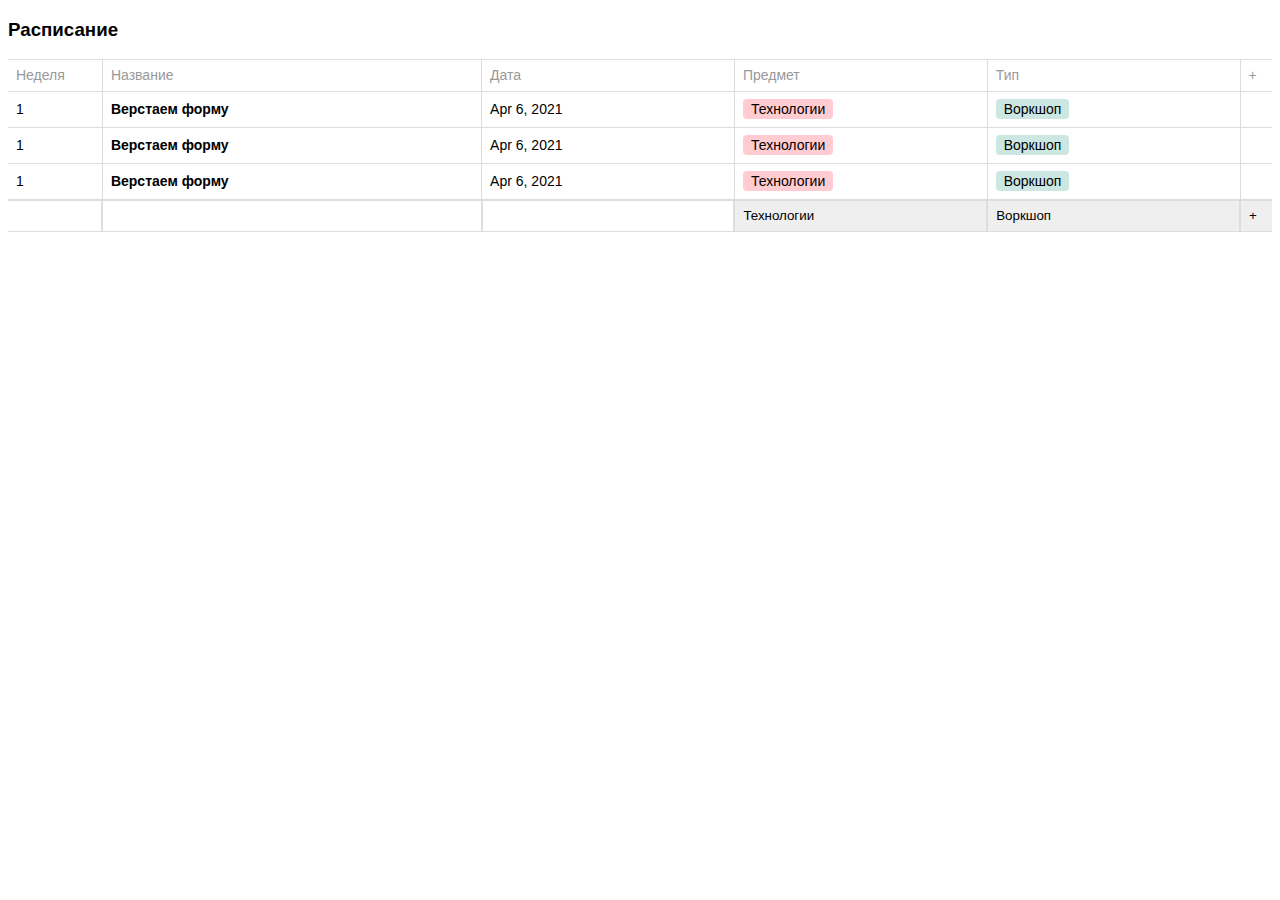
<file: tabletest.html>
<!DOCTYPE html>
<html lang="en" dir="ltr">
  <head>
    <meta charset="utf-8">
    <script src="https://ajax.googleapis.com/ajax/libs/jquery/3.5.1/jquery.min.js"></script>

    <title></title>
    <style media="screen">
      * {
        box-sizing: border-box;
      }
      body {
        font-family: -apple-system, BlinkMacSystemFont, "Segoe UI", Helvetica, "Apple Color Emoji", Arial, sans-serif, "Segoe UI Emoji", "Segoe UI Symbol";
      }
      table, #new_row {
        width: 100%;
        border-collapse: collapse;
        font-size: 14px;
      }
      th, td, #new_row > * {
        border: 1px solid #ddd;
        text-align: left;
        font-weight: 400;
        height: 32px;
        padding: 5px 8px 6px;
        width: 20%;
        margin: 0;
      }
      th:first-child,
      td:first-child,
      #new_row > *:first-child {
        border-left: none;
        width: auto;
      }
      th:last-child,
      td:last-child,
      #new_row > *:last-child {
        border-right: none;
        width: 32px;
      }
      th {
        color: #999;
      }
      th:hover {
        background-color: #eee;
        cursor: pointer;
      }

      td:nth-of-type(2),
      #new_row > *:nth-child(2) {
        font-weight: 600;
        width: 30%;
      }
      td span {
        display: inline-block;
        border-radius: 4px;
        background-color: #eee;
        padding: 2px 8px;
        margin: 2px 2px 2px 0;
      }
      .sp_red {
        background-color: rgba(255, 0, 26, 0.2);
      }
      .sp_green {
        background-color: rgba(0, 135, 107, 0.2);
      }
      #new_row {
        display: flex;
      }
      #new_row > * {
        display: table-cell;
        -webkit-appearance: none;
        border-radius: 0;
      }
      #new_row > *:focus {
        outline: none;
      }
      #new_row > *:first-child {
        width: calc(10% - 32px);
      }
    </style>
    <script type="text/javascript">
      $(document).ready(function() {
        let week;
        let name_of;
        let date;
        let disc;
        let type;
        let next_row;


        $("#new_row button").click(function() {
          week = $('[name="week"]').val();
          name_of = $('[name="name_of"]').val();
          date = $('[name="date"]').val();
          disc = $('[name="disc"]').val();
          type = $('[name="type"]').val();
          next_row = '<tr><td>'+week+'</td><td>'+name_of+'</td><td>'+date+'</td><td><span class="sp_red">'+disc+'</span></td><td><span class="sp_green">'+type+'</span></td><td></td></tr>';

          $("table tr").last().after(next_row);
          // $("table").last().append(next_row);


          $('#new_row input').val("");
        })

      });
    </script>
  </head>
  <body>
    <table>
      <h3>Расписание</h3>
      <thead>
        <tr>
          <th>Неделя</th>
          <th>Название</th>
          <th>Дата</th>
          <th>Предмет</th>
          <th>Тип</th>
          <th>+</th>
        </tr>
      </thead>
      <tbody>
        <tr>
          <td>1</td>
          <td>Верстаем форму</td>
          <td>Apr 6, 2021</td>
          <td><span class="sp_red">Технологии</span></td>
          <td><span class="sp_green">Воркшоп</span></td>
          <td></td>
        </tr>
        <tr>
          <td>1</td>
          <td>Верстаем форму</td>
          <td>Apr 6, 2021</td>
          <td><span class="sp_red">Технологии</span></td>
          <td><span class="sp_green">Воркшоп</span></td>
          <td></td>
        </tr>
        <tr>
          <td>1</td>
          <td>Верстаем форму</td>
          <td>Apr 6, 2021</td>
          <td><span class="sp_red">Технологии</span></td>
          <td><span class="sp_green">Воркшоп</span></td>
          <td></td>
        </tr>
      </tbody>
    </table>
    <form id="new_row">
      <input type="text" name="week" value="">
      <input type="text" name="name_of" value="">
      <input type="text" name="date" value="">
      <select class="" name="disc">
        <option value="Технологии">Технологии</option>
      </select>
      <select class="" name="type">
        <option value="Воркшоп">Воркшоп</option>
      </select>
      <button type="button" name="button">+</button>
    </form>
    <div class="test"></div>

  </body>
</html>
</file>
<file: stylesheets/style.css>
@import 'reset.css';
@import url('https://fonts.googleapis.com/css?family=PT+Sans+Caption:400,700|PT+Sans:400,400i,700,700i&amp;subset=cyrillic');
@import 'layout.css';
@import "content.css";
@import "sidebar.css";
@import "index.css";
@import "responsive.css";
</file>
